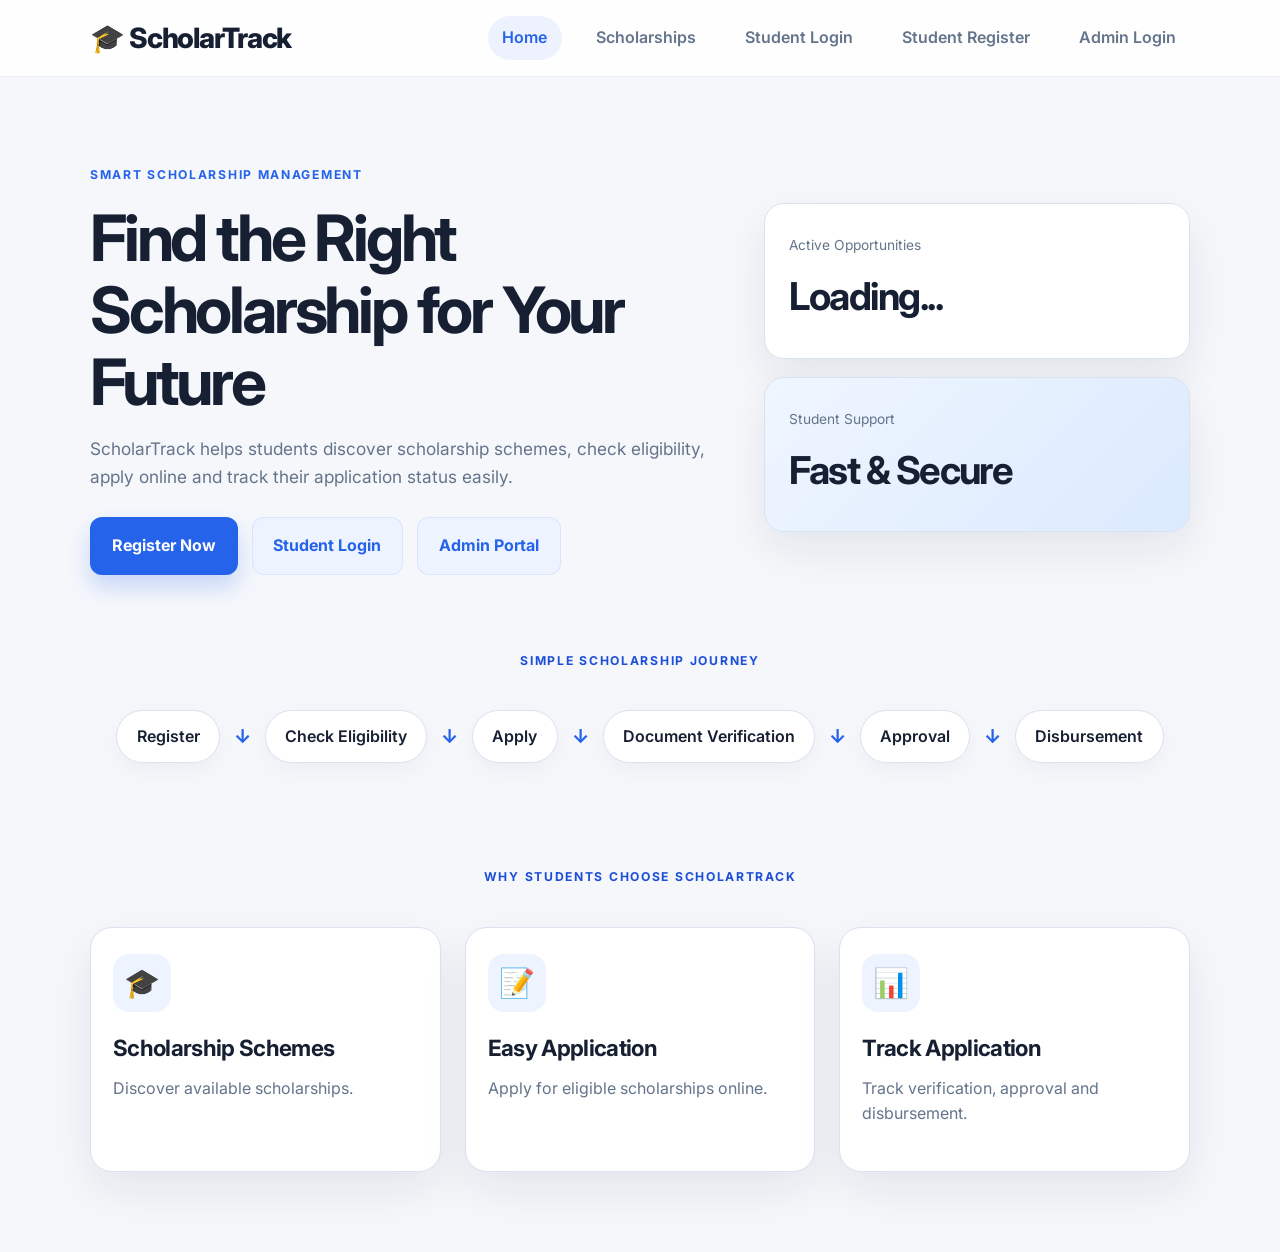
<file: src/main/resources/static/index.html>
<!DOCTYPE html>
<html lang="en">
  <head>
    <meta charset="UTF-8" />
    <meta name="viewport" content="width=device-width, initial-scale=1.0" />
    <title>ScholarTrack</title>
    <link rel="preconnect" href="https://fonts.googleapis.com" />
    <link rel="preconnect" href="https://fonts.gstatic.com" crossorigin />
    <link href="https://fonts.googleapis.com/css2?family=Inter:wght@400;500;600;700;800&display=swap" rel="stylesheet" />
    <link rel="stylesheet" href="style.css" />
  </head>
  <body>
    <header class="topbar">
      <div class="container nav-wrap">
        <a href="index.html" class="brand">🎓 ScholarTrack</a>
        <nav class="nav-links" aria-label="Main navigation">
          <a href="index.html" class="active">Home</a>
          <a href="schemes.html">Scholarships</a>
          <a href="student-login.html">Student Login</a>
          <a href="student-register.html">Student Register</a>
          <a href="admin-login.html">Admin Login</a>
        </nav>
      </div>
    </header>

    <main>
      <section class="hero">
        <div class="container hero-grid">
          <div class="hero-copy">
            <span class="eyebrow">SMART SCHOLARSHIP MANAGEMENT</span>
            <h1>Find the Right Scholarship for Your Future</h1>
            <p>
              ScholarTrack helps students discover scholarship schemes, check
              eligibility, apply online and track their application status
              easily.
            </p>
            <div class="hero-actions">
              <a href="student-register.html" class="btn btn-primary">Register Now</a>
              <a href="student-login.html" class="btn btn-secondary">Student Login</a>
              <a href="admin-login.html" class="btn btn-secondary">Admin Portal</a>
            </div>
          </div>
          <div class="hero-panel">
            <div class="mini-card">
              <span class="mini-label">Active Opportunities</span>
              <strong id="schemeCount">Loading...</strong>
            </div>
            <div class="mini-card highlight">
              <span class="mini-label">Student Support</span>
              <strong>Fast & Secure</strong>
            </div>
          </div>
        </div>
      </section>

      <section class="journey">
        <div class="container">
          <div class="section-heading center">
            <span class="eyebrow dark">Simple Scholarship Journey</span>
          </div>
          <div class="journey-flow">
            <div class="step">Register</div>
            <div class="arrow">↓</div>
            <div class="step">Check Eligibility</div>
            <div class="arrow">↓</div>
            <div class="step">Apply</div>
            <div class="arrow">↓</div>
            <div class="step">Document Verification</div>
            <div class="arrow">↓</div>
            <div class="step">Approval</div>
            <div class="arrow">↓</div>
            <div class="step">Disbursement</div>
          </div>
        </div>
      </section>

      <section class="features">
        <div class="container">
          <div class="section-heading center">
            <span class="eyebrow dark">Why Students Choose ScholarTrack</span>
          </div>
          <div class="feature-grid">
            <article class="feature-card">
              <div class="feature-icon">🎓</div>
              <h3>Scholarship Schemes</h3>
              <p>Discover available scholarships.</p>
            </article>
            <article class="feature-card">
              <div class="feature-icon">📝</div>
              <h3>Easy Application</h3>
              <p>Apply for eligible scholarships online.</p>
            </article>
            <article class="feature-card">
              <div class="feature-icon">📊</div>
              <h3>Track Application</h3>
              <p>Track verification, approval and disbursement.</p>
            </article>
          </div>
        </div>
      </section>
    </main>

    <script src="script.js"></script>
  </body>
</html>
</file>
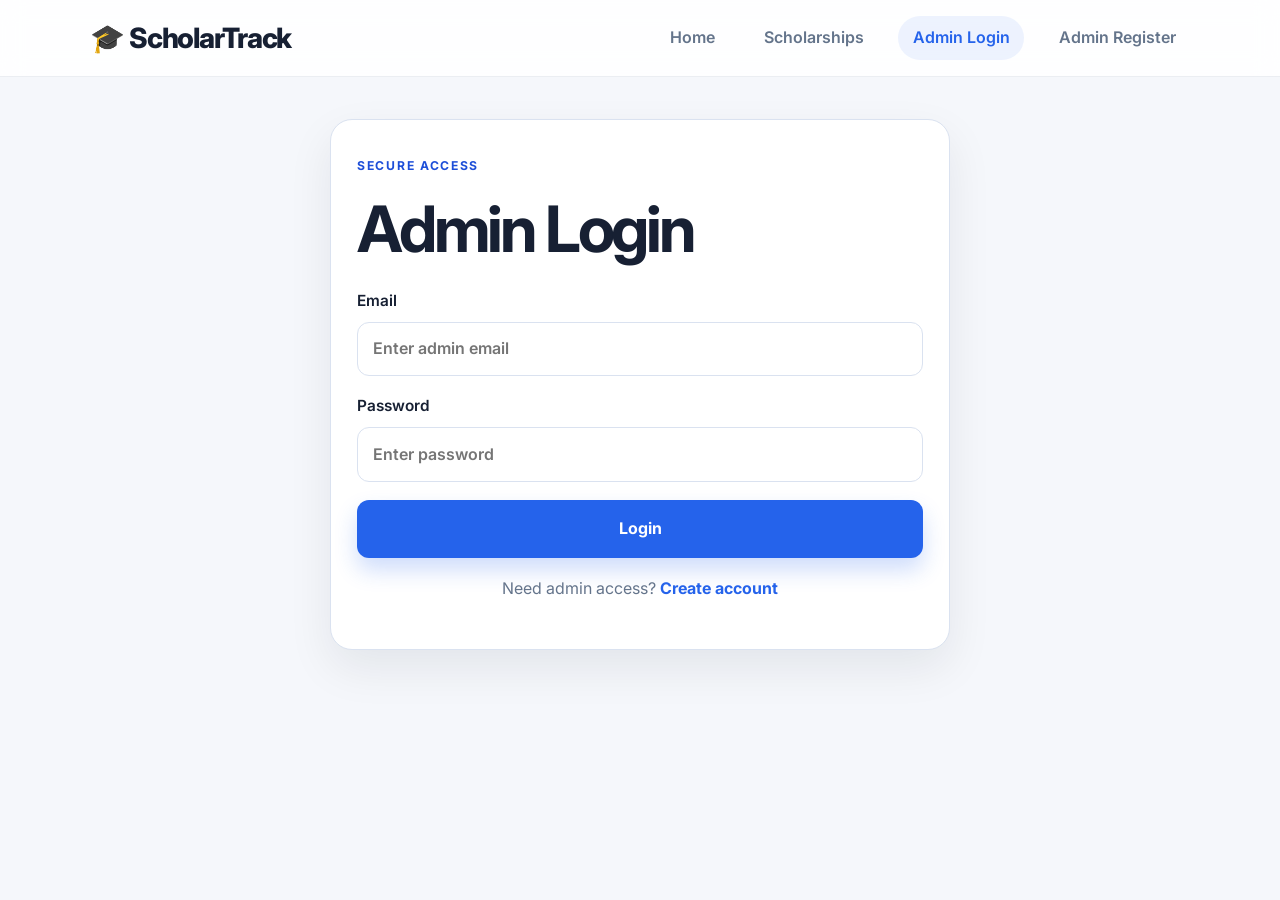
<file: src/main/resources/static/add-scholarship.html>
<!DOCTYPE html>
<html lang="en">
  <head>
    <meta charset="UTF-8" />
    <meta name="viewport" content="width=device-width, initial-scale=1.0" />
    <title>Add Scholarship - ScholarTrack</title>
    <link rel="preconnect" href="https://fonts.googleapis.com" />
    <link rel="preconnect" href="https://fonts.gstatic.com" crossorigin />
    <link href="https://fonts.googleapis.com/css2?family=Inter:wght@400;500;600;700;800&display=swap" rel="stylesheet" />
    <link rel="stylesheet" href="style.css" />
  </head>
  <body>
    <header class="topbar">
      <div class="container nav-wrap">
        <a href="index.html" class="brand">🎓 ScholarTrack</a>
        <nav class="nav-links" aria-label="Main navigation">
          <a href="index.html">Home</a>
          <a href="schemes.html">Scholarships</a>
          <a href="verification-admin.html">Verification</a>
          <a href="add-scholarship.html" class="active">Add Scholarship</a>
          <button class="nav-logout" id="logoutButton" type="button">Logout</button>
        </nav>
      </div>
    </header>

    <main class="page-content admin-form-page">
      <div class="admin-form-shell">
        <h1>Add Scholarship</h1>
        <p class="section-description">Create a new scholarship scheme for new student applications.</p>

        <form id="scholarshipForm" class="scholarship-form">
          <div class="form-row two-col">
            <div class="form-group">
              <label for="schemeName">SCHOLARSHIP NAME</label>
              <div class="input-with-icon">
                <span class="input-icon">✎</span>
                <input type="text" id="schemeName" placeholder="Enter scholarship name" required />
              </div>
            </div>

            <div class="form-group">
              <label for="scholarshipAmount">SCHOLARSHIP AMOUNT (₹)</label>
              <input type="number" id="scholarshipAmount" min="0" step="0.01" placeholder="Enter amount" required />
            </div>
          </div>

          <div class="form-row two-col">
            <div class="form-group">
              <label for="incomeLimit">INCOME LIMIT (₹)</label>
              <input type="number" id="incomeLimit" min="0" step="0.01" placeholder="Enter income limit" required />
            </div>

            <div class="form-group">
              <label for="minimumMarks">MINIMUM MARKS</label>
              <input type="number" id="minimumMarks" min="0" max="100" step="0.01" placeholder="Enter minimum marks" required />
            </div>
          </div>

          <div class="form-group full-width">
            <label for="description">DESCRIPTION</label>
            <textarea id="description" rows="5" placeholder="Enter scholarship description"></textarea>
          </div>

          <button type="submit" class="primary-action-btn large-btn">➕ Add Scholarship</button>
        </form>

        <div id="schemeMessage" class="verification-message"></div>
      </div>
    </main>

    <script src="script.js"></script>
    <script>
      document.addEventListener('DOMContentLoaded', async () => {
        requireAdminAuth();
        attachLogout();

        const form = document.getElementById('scholarshipForm');
        const schemeMessage = document.getElementById('schemeMessage');

        form.addEventListener('submit', async (event) => {
          event.preventDefault();

          const payload = {
            schemeName: document.getElementById('schemeName').value.trim(),
            description: document.getElementById('description').value.trim(),
            incomeLimit: Number(document.getElementById('incomeLimit').value),
            minimumMarks: Number(document.getElementById('minimumMarks').value),
            scholarshipAmount: Number(document.getElementById('scholarshipAmount').value)
          };

          if (!payload.schemeName || !payload.description || Number.isNaN(payload.incomeLimit) || Number.isNaN(payload.minimumMarks) || Number.isNaN(payload.scholarshipAmount)) {
            showMessage(schemeMessage, 'Please fill all scholarship fields correctly.', 'error');
            return;
          }

          try {
            const response = await fetch('/schemes', {
              method: 'POST',
              headers: { 'Content-Type': 'application/json' },
              body: JSON.stringify(payload)
            });

            let result = {};
            try {
              result = await response.json();
            } catch (error) {
              result = {};
            }

            if (!response.ok) {
              throw new Error(result.message || 'Scholarship could not be added.');
            }

            form.reset();
            showMessage(schemeMessage, 'Scholarship added successfully.', 'success');
          } catch (error) {
            showMessage(schemeMessage, error.message || 'Scholarship could not be added.', 'error');
          }
        });
      });
    </script>
  </body>
</html>
</file>
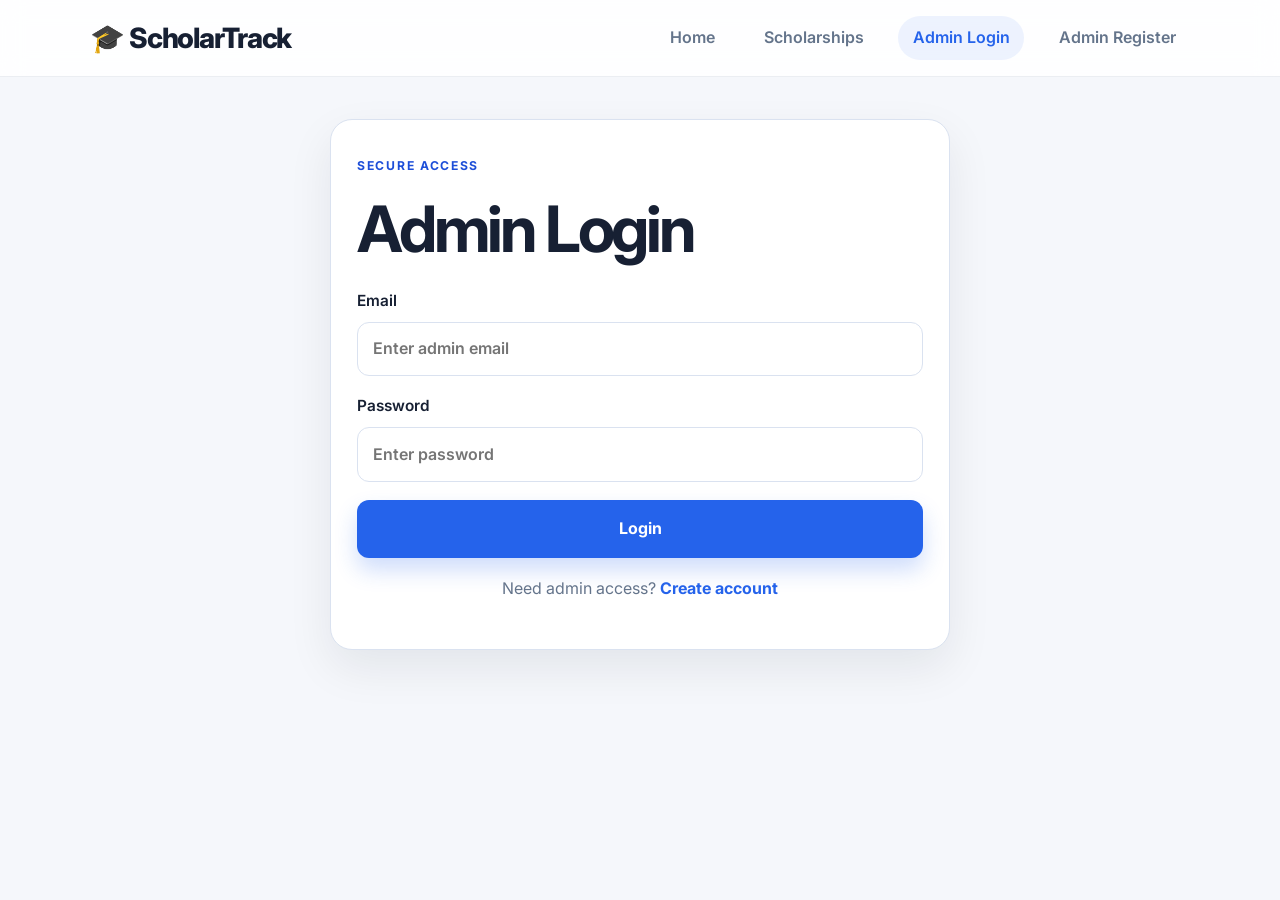
<file: src/main/resources/static/admin-login.html>
<!DOCTYPE html>
<html lang="en">
  <head>
    <meta charset="UTF-8" />
    <meta name="viewport" content="width=device-width, initial-scale=1.0" />
    <title>Admin Login | ScholarTrack</title>
    <link rel="preconnect" href="https://fonts.googleapis.com" />
    <link rel="preconnect" href="https://fonts.gstatic.com" crossorigin />
    <link href="https://fonts.googleapis.com/css2?family=Inter:wght@400;500;600;700;800&display=swap" rel="stylesheet" />
    <link rel="stylesheet" href="style.css" />
  </head>
  <body>
    <header class="topbar">
      <div class="container nav-wrap">
        <a href="index.html" class="brand">🎓 ScholarTrack</a>
        <nav class="nav-links" aria-label="Main navigation">
          <a href="index.html">Home</a>
          <a href="schemes.html">Scholarships</a>
          <a href="admin-login.html" class="active">Admin Login</a>
          <a href="admin-register.html">Admin Register</a>
        </nav>
      </div>
    </header>

    <main class="auth-page">
      <div class="container auth-shell">
        <div class="auth-card">
          <div class="auth-header">
            <span class="eyebrow dark">Secure access</span>
            <h1>Admin Login</h1>
          </div>

          <form id="adminLoginForm" class="auth-form">
            <label>
              <span>Email</span>
              <input type="email" id="adminEmail" placeholder="Enter admin email" required />
            </label>

            <label>
              <span>Password</span>
              <input type="password" id="adminPassword" placeholder="Enter password" required />
            </label>

            <button type="submit" class="btn btn-primary btn-block">Login</button>
          </form>

          <div id="adminLoginMessage" class="status-box hidden" aria-live="polite"></div>

          <p class="auth-prompt">
            Need admin access? <a href="admin-register.html">Create account</a>
          </p>
        </div>
      </div>
    </main>

    <script src="script.js"></script>
    <script>
      document.addEventListener('DOMContentLoaded', () => {
        const form = document.getElementById('adminLoginForm');
        const messageBox = document.getElementById('adminLoginMessage');

        form.addEventListener('submit', async (event) => {
          event.preventDefault();
          const email = document.getElementById('adminEmail').value.trim();
          const password = document.getElementById('adminPassword').value;

          if (!email || !password) {
            showMessage(messageBox, 'Please enter both email and password.', 'error');
            return;
          }

          try {
            showMessage(messageBox, 'Checking admin credentials...', 'loading');
            const admin = await apiRequest('/admins/login', {
              method: 'POST',
              headers: { 'Content-Type': 'application/json' },
              body: JSON.stringify({ email, password })
            });

            localStorage.setItem('adminId', String(admin.id));
            localStorage.setItem('adminName', admin.name || '');
            localStorage.setItem('adminEmail', admin.email || '');

            showMessage(messageBox, 'Login successful. Redirecting...', 'success');
            setTimeout(() => {
              window.location.href = 'verification-admin.html';
            }, 600);
          } catch (error) {
            showMessage(messageBox, error.message || 'Unable to login right now.', 'error');
          }
        });
      });
    </script>
  </body>
</html>
</file>
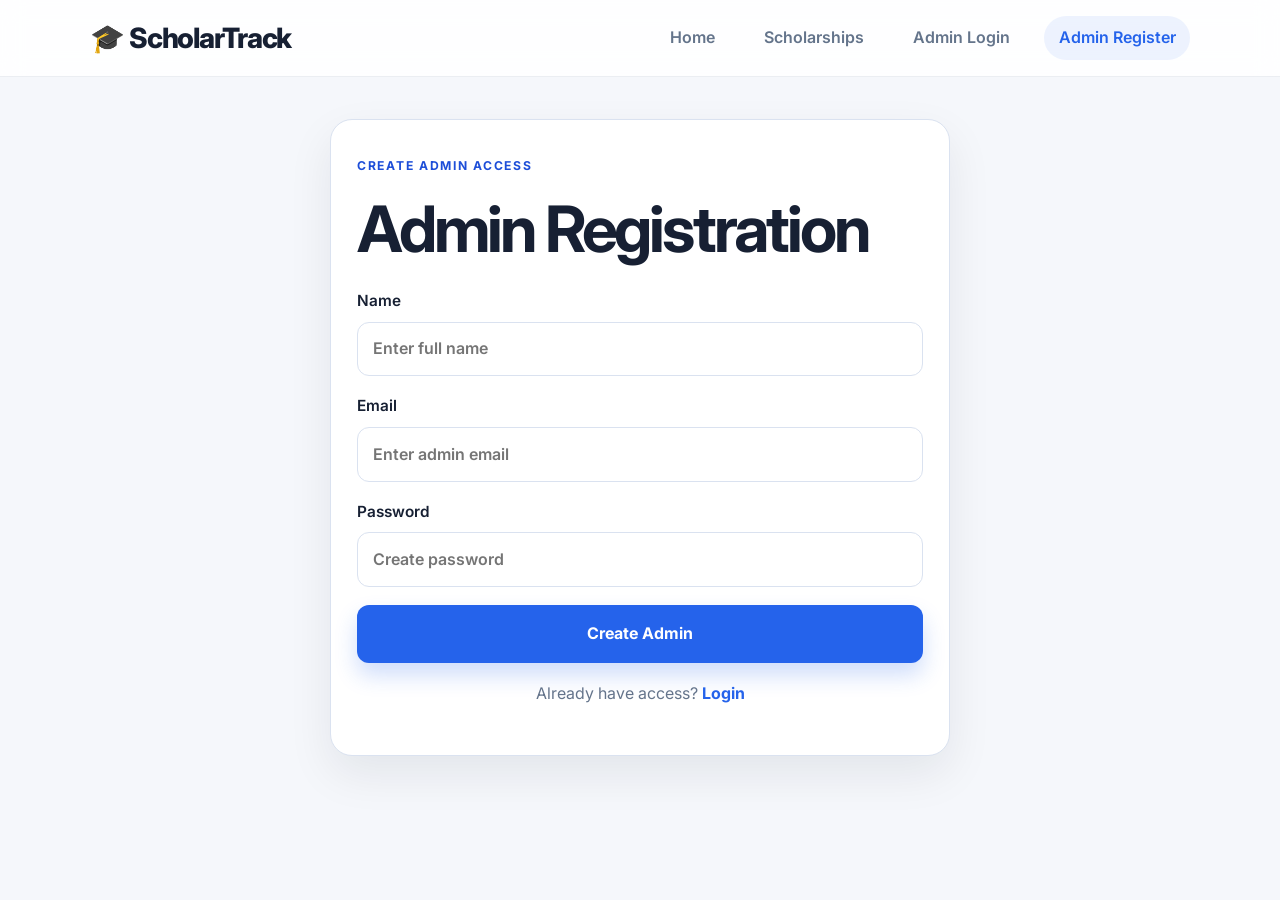
<file: src/main/resources/static/admin-register.html>
<!DOCTYPE html>
<html lang="en">
  <head>
    <meta charset="UTF-8" />
    <meta name="viewport" content="width=device-width, initial-scale=1.0" />
    <title>Admin Register | ScholarTrack</title>
    <link rel="preconnect" href="https://fonts.googleapis.com" />
    <link rel="preconnect" href="https://fonts.gstatic.com" crossorigin />
    <link href="https://fonts.googleapis.com/css2?family=Inter:wght@400;500;600;700;800&display=swap" rel="stylesheet" />
    <link rel="stylesheet" href="style.css" />
  </head>
  <body>
    <header class="topbar">
      <div class="container nav-wrap">
        <a href="index.html" class="brand">🎓 ScholarTrack</a>
        <nav class="nav-links" aria-label="Main navigation">
          <a href="index.html">Home</a>
          <a href="schemes.html">Scholarships</a>
          <a href="admin-login.html">Admin Login</a>
          <a href="admin-register.html" class="active">Admin Register</a>
        </nav>
      </div>
    </header>

    <main class="auth-page">
      <div class="container auth-shell">
        <div class="auth-card">
          <div class="auth-header">
            <span class="eyebrow dark">Create admin access</span>
            <h1>Admin Registration</h1>
          </div>

          <form id="adminRegisterForm" class="auth-form">
            <label>
              <span>Name</span>
              <input type="text" id="adminName" placeholder="Enter full name" required />
            </label>

            <label>
              <span>Email</span>
              <input type="email" id="adminEmail" placeholder="Enter admin email" required />
            </label>

            <label>
              <span>Password</span>
              <input type="password" id="adminPassword" placeholder="Create password" required />
            </label>

            <button type="submit" class="btn btn-primary btn-block">Create Admin</button>
          </form>

          <div id="adminRegisterMessage" class="status-box hidden" aria-live="polite"></div>

          <p class="auth-prompt">
            Already have access? <a href="admin-login.html">Login</a>
          </p>
        </div>
      </div>
    </main>

    <script src="script.js"></script>
    <script>
      document.addEventListener('DOMContentLoaded', () => {
        const form = document.getElementById('adminRegisterForm');
        const messageBox = document.getElementById('adminRegisterMessage');

        form.addEventListener('submit', async (event) => {
          event.preventDefault();

          const payload = {
            name: document.getElementById('adminName').value.trim(),
            email: document.getElementById('adminEmail').value.trim(),
            password: document.getElementById('adminPassword').value
          };

          if (!payload.name || !payload.email || !payload.password) {
            showMessage(messageBox, 'Please fill in all admin fields.', 'error');
            return;
          }

          try {
            showMessage(messageBox, 'Creating admin account...', 'loading');
            const result = await apiRequest('/admins', {
              method: 'POST',
              headers: { 'Content-Type': 'application/json' },
              body: JSON.stringify(payload)
            });

            showMessage(messageBox, `Admin created successfully!<br>Admin ID: ${result && result.id ? result.id : 'N/A'}`, 'success');
            form.reset();
            setTimeout(() => {
              window.location.href = 'admin-login.html';
            }, 1200);
          } catch (error) {
            showMessage(messageBox, error.message || 'Unable to create admin right now.', 'error');
          }
        });
      });
    </script>
  </body>
</html>
</file>
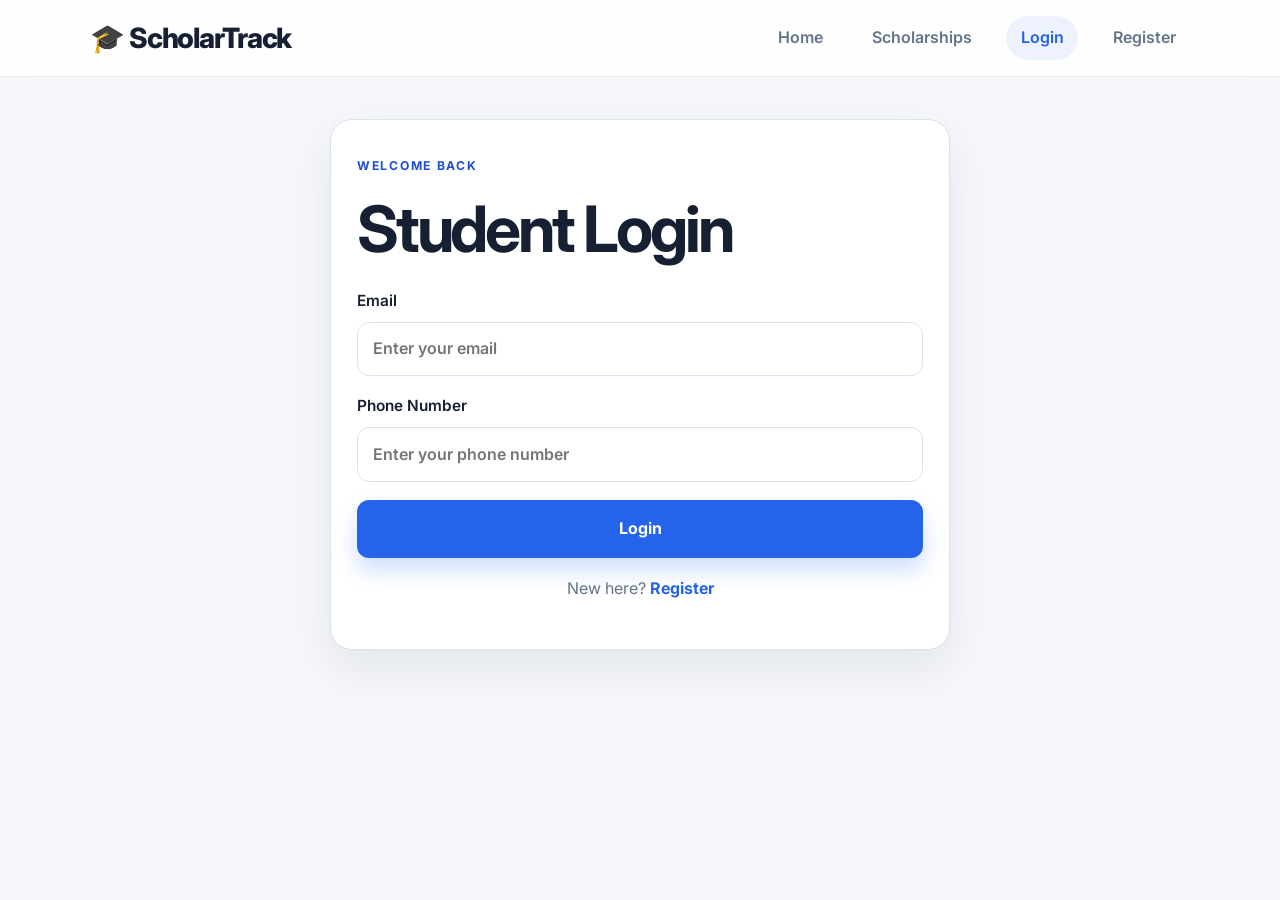
<file: src/main/resources/static/apply-scholarship.html>
<!DOCTYPE html>
<html lang="en">
  <head>
    <meta charset="UTF-8" />
    <meta name="viewport" content="width=device-width, initial-scale=1.0" />
    <title>Apply for Scholarship | ScholarTrack</title>
    <link rel="preconnect" href="https://fonts.googleapis.com" />
    <link rel="preconnect" href="https://fonts.gstatic.com" crossorigin />
    <link href="https://fonts.googleapis.com/css2?family=Inter:wght@400;500;600;700;800&display=swap" rel="stylesheet" />
    <link rel="stylesheet" href="style.css" />
  </head>
  <body>
    <header class="topbar">
      <div class="container nav-wrap">
        <a href="index.html" class="brand">🎓 ScholarTrack</a>
        <nav class="nav-links" aria-label="Main navigation">
          <a href="index.html">Home</a>
          <a href="schemes.html">Scholarships</a>
          <a href="student-dashboard.html">Dashboard</a>
          <button class="nav-logout" id="logoutButton" type="button">Logout</button>
        </nav>
      </div>
    </header>

    <main class="page-content">
      <div class="container">
        <section class="page-header scholarship-header">
          <span class="eyebrow dark">STUDENT PORTAL</span>
          <h1>Apply for Scholarship</h1>
          <p>Enter your academic and financial details to check your scholarship eligibility.</p>
        </section>

        <div class="form-layout">
          <div class="panel scholarship-panel">
            <div id="applicationMessage" class="status-box hidden"></div>

            <form id="scholarshipApplicationForm" novalidate>
              <section class="form-section">
                <h2>Student Details</h2>
                <div class="field-grid">
                  <div class="field-group">
                    <label for="studentName">Student Name</label>
                    <input id="studentName" name="studentName" type="text" readonly />
                  </div>
                  <div class="field-group">
                    <label for="studentId">Student ID</label>
                    <input id="studentId" name="studentId" type="text" readonly />
                  </div>
                </div>
              </section>

              <section class="form-section">
                <h2>Scholarship Details</h2>
                <div class="field-group">
                  <label for="scholarshipScheme">Scholarship Scheme</label>
                  <select id="scholarshipScheme" name="scholarshipScheme" required>
                    <option value="">Select a scholarship</option>
                  </select>
                  <div id="scholarshipError" class="inline-error hidden">Unable to load scholarships right now.</div>
                </div>
              </section>

              <section class="form-section">
                <h2>Academic &amp; Financial Details</h2>
                <div class="field-grid">
                  <div class="field-group">
                    <label for="marks">Marks / Percentage</label>
                    <input id="marks" name="marks" type="number" min="0" max="100" step="0.01" placeholder="e.g. 89.5" required />
                  </div>
                  <div class="field-group">
                    <label for="annualIncome">Annual Family Income (₹)</label>
                    <input id="annualIncome" name="annualIncome" type="number" min="0" step="0.01" placeholder="e.g. 450000" required />
                    <small class="helper-text">Enter your total family income for one year.</small>
                  </div>
                </div>
              </section>

              <section class="form-section">
                <h2>Documents</h2>
                <div class="upload-grid">
                  <div class="upload-card">
                    <div class="upload-header">
                      <div class="upload-icon">📄</div>
                      <div>
                        <h3>Mark Sheet</h3>
                        <p>Latest academic mark sheet</p>
                      </div>
                    </div>
                    <label class="file-trigger" for="markSheet">Choose File</label>
                    <input id="markSheet" class="file-input" type="file" accept=".pdf,.jpg,.jpeg,.png" />
                    <span class="file-name" data-for="markSheet">No file selected</span>
                  </div>

                  <div class="upload-card">
                    <div class="upload-header">
                      <div class="upload-icon">💰</div>
                      <div>
                        <h3>Income Certificate</h3>
                        <p>Official income proof</p>
                      </div>
                    </div>
                    <label class="file-trigger" for="incomeCertificate">Choose File</label>
                    <input id="incomeCertificate" class="file-input" type="file" accept=".pdf,.jpg,.jpeg,.png" />
                    <span class="file-name" data-for="incomeCertificate">No file selected</span>
                  </div>

                  <div class="upload-card">
                    <div class="upload-header">
                      <div class="upload-icon">🪪</div>
                      <div>
                        <h3>ID Proof</h3>
                        <p>Government-issued identity document</p>
                      </div>
                    </div>
                    <label class="file-trigger" for="idProof">Choose File</label>
                    <input id="idProof" class="file-input" type="file" accept=".pdf,.jpg,.jpeg,.png" />
                    <span class="file-name" data-for="idProof">No file selected</span>
                  </div>

                  <div class="upload-card">
                    <div class="upload-header">
                      <div class="upload-icon">🏦</div>
                      <div>
                        <h3>Bank Passbook</h3>
                        <p>Latest bank account passbook page</p>
                      </div>
                    </div>
                    <label class="file-trigger" for="bankPassbook">Choose File</label>
                    <input id="bankPassbook" class="file-input" type="file" accept=".pdf,.jpg,.jpeg,.png" />
                    <span class="file-name" data-for="bankPassbook">No file selected</span>
                  </div>
                </div>
              </section>

              <div class="submit-wrap">
                <button id="submitApplicationBtn" class="btn btn-primary btn-block" type="submit">Submit Scholarship Application</button>
              </div>
            </form>

            <div id="successState" class="success-state hidden" aria-live="polite">
              <div class="success-badge">✓</div>
              <p>✓ Scholarship application submitted successfully!</p>
              <a href="student-dashboard.html" class="back-link">← Back to Dashboard</a>
            </div>
          </div>
        </div>
      </div>
    </main>

    <script src="script.js"></script>
    <script>
      document.addEventListener('DOMContentLoaded', async () => {
        requireAuth();

        const student = getCurrentStudent();
        const studentNameInput = document.getElementById('studentName');
        const studentIdInput = document.getElementById('studentId');
        const scholarshipSelect = document.getElementById('scholarshipScheme');
        const scholarshipError = document.getElementById('scholarshipError');
        const form = document.getElementById('scholarshipApplicationForm');
        const applicationMessage = document.getElementById('applicationMessage');
        const submitButton = document.getElementById('submitApplicationBtn');
        const successState = document.getElementById('successState');

        if (studentNameInput) studentNameInput.value = student.name || '';
        if (studentIdInput) studentIdInput.value = student.studentId || '';

        document.querySelectorAll('.file-input').forEach((input) => {
          input.addEventListener('change', () => {
            const fileName = input.files && input.files[0] ? input.files[0].name : 'No file selected';
            const fileDisplay = document.querySelector(`.file-name[data-for="${input.id}"]`);
            if (fileDisplay) {
              fileDisplay.textContent = fileName;
            }
          });
        });

        async function loadScholarships() {
          if (!scholarshipSelect) return;

          scholarshipError.classList.add('hidden');
          scholarshipSelect.disabled = true;
          scholarshipSelect.innerHTML = '<option value="">Loading scholarships...</option>';

          const endpoints = ['/schemes'];
          let lastError = null;

          for (const endpoint of endpoints) {
            try {
              const schemes = await apiRequest(endpoint);
              const list = Array.isArray(schemes) ? schemes : [];

              if (list.length === 0) {
                scholarshipSelect.disabled = true;
                scholarshipSelect.innerHTML = '<option value="">No scholarships available</option>';
                scholarshipError.textContent = 'No scholarship schemes are available yet. Please ask the admin to add a scholarship first.';
                scholarshipError.classList.remove('hidden');
                return;
              }

              scholarshipSelect.disabled = false;
              scholarshipSelect.innerHTML = '<option value="">Select a scholarship</option>' + list.map((scheme) => `
                <option value="${scheme.id}">${escapeHtml(scheme.schemeName || 'Scholarship')}</option>
              `).join('');

              const params = new URLSearchParams(window.location.search);
              const selectedSchemeId = params.get('schemeId');
              if (selectedSchemeId) {
                const preselectedOption = Array.from(scholarshipSelect.options).find((option) => option.value === String(selectedSchemeId));
                if (preselectedOption) {
                  scholarshipSelect.value = String(selectedSchemeId);
                }
              }

              return;
            } catch (error) {
              lastError = error;
            }
          }

          scholarshipSelect.disabled = true;
          scholarshipSelect.innerHTML = '<option value="">No scholarships available</option>';
          scholarshipError.textContent = lastError
            ? 'Unable to load scholarship schemes. Please try again later.'
            : 'No scholarship schemes are available yet. Please ask the admin to add a scholarship first.';
          scholarshipError.classList.remove('hidden');
        }

        function setInlineMessage(text, type) {
          if (!applicationMessage) return;
          showMessage(applicationMessage, text, type);
        }

        function validateForm() {
          const studentIdValue = String(student.studentId || document.getElementById('studentId').value || '').trim();
          const schemeId = scholarshipSelect.value;
          const marksValue = document.getElementById('marks').value.trim();
          const annualIncomeValue = document.getElementById('annualIncome').value.trim();
          const uploadedFiles = document.querySelectorAll('.file-input');
          const allFilesSelected = Array.from(uploadedFiles).every((input) => input.files && input.files.length > 0);

          if (!studentIdValue) {
            return 'Student ID is missing. Please log in again.';
          }

          if (!schemeId) {
            return 'Please select a scholarship scheme.';
          }

          if (!marksValue || Number(marksValue) < 0 || Number(marksValue) > 100) {
            return 'Please enter valid marks between 0 and 100.';
          }

          if (!annualIncomeValue || Number(annualIncomeValue) < 0) {
            return 'Please enter your annual family income.';
          }

          if (!allFilesSelected) {
            return 'Please upload all four required documents.';
          }

          return null;
        }

        if (form) {
          form.addEventListener('submit', async (event) => {
            event.preventDefault();

            const validationError = validateForm();
            if (validationError) {
              setInlineMessage(validationError, 'error');
              return;
            }

            const studentId = Number(student.studentId || document.getElementById('studentId').value);
            const scholarshipId = Number(scholarshipSelect.value);
            const marks = Number(document.getElementById('marks').value);
            const annualIncome = Number(document.getElementById('annualIncome').value);

            const payload = {
              studentId,
              scholarshipId,
              marks,
              annualIncome
            };

            submitButton.disabled = true;
            submitButton.textContent = 'Submitting...';
            setInlineMessage('Submitting your scholarship application...', 'loading');

            try {
              const params = new URLSearchParams({
                studentId: String(studentId),
                schemeId: String(scholarshipId),
                marks: String(marks),
                annualIncome: String(annualIncome),
                document: 'application-submitted'
              });

              const response = await fetch('/applications', {
                method: 'POST',
                headers: {
                  'Content-Type': 'application/x-www-form-urlencoded;charset=UTF-8'
                },
                body: params.toString()
              });

              let result = null;
              try {
                result = await response.json();
              } catch (error) {
                result = null;
              }

              if (!response.ok) {
                const errorText = result && (result.message || result.error)
                  ? result.message || result.error
                  : 'Unable to submit scholarship application.';
                throw new Error(errorText);
              }

              const applicationId = result && (result.id || result.applicationId || result.application?.id);

              if (!applicationId) {
                throw new Error('Application created but ID was not returned.');
              }

              localStorage.setItem('applicationId', String(applicationId));

              setInlineMessage('✓ Scholarship application submitted successfully!', 'success');
              successState.classList.remove('hidden');
              submitButton.disabled = true;
              submitButton.textContent = 'Application Submitted ✓';
              submitButton.classList.add('btn-success');
            } catch (error) {
              submitButton.disabled = false;
              submitButton.textContent = 'Submit Scholarship Application';
              const message = error && error.message ? error.message : 'Unable to submit the scholarship application. Please try again.';
              setInlineMessage(message, 'error');
            }
          });
        }

        await loadScholarships();
      });
    </script>
  </body>
</html>
</file>
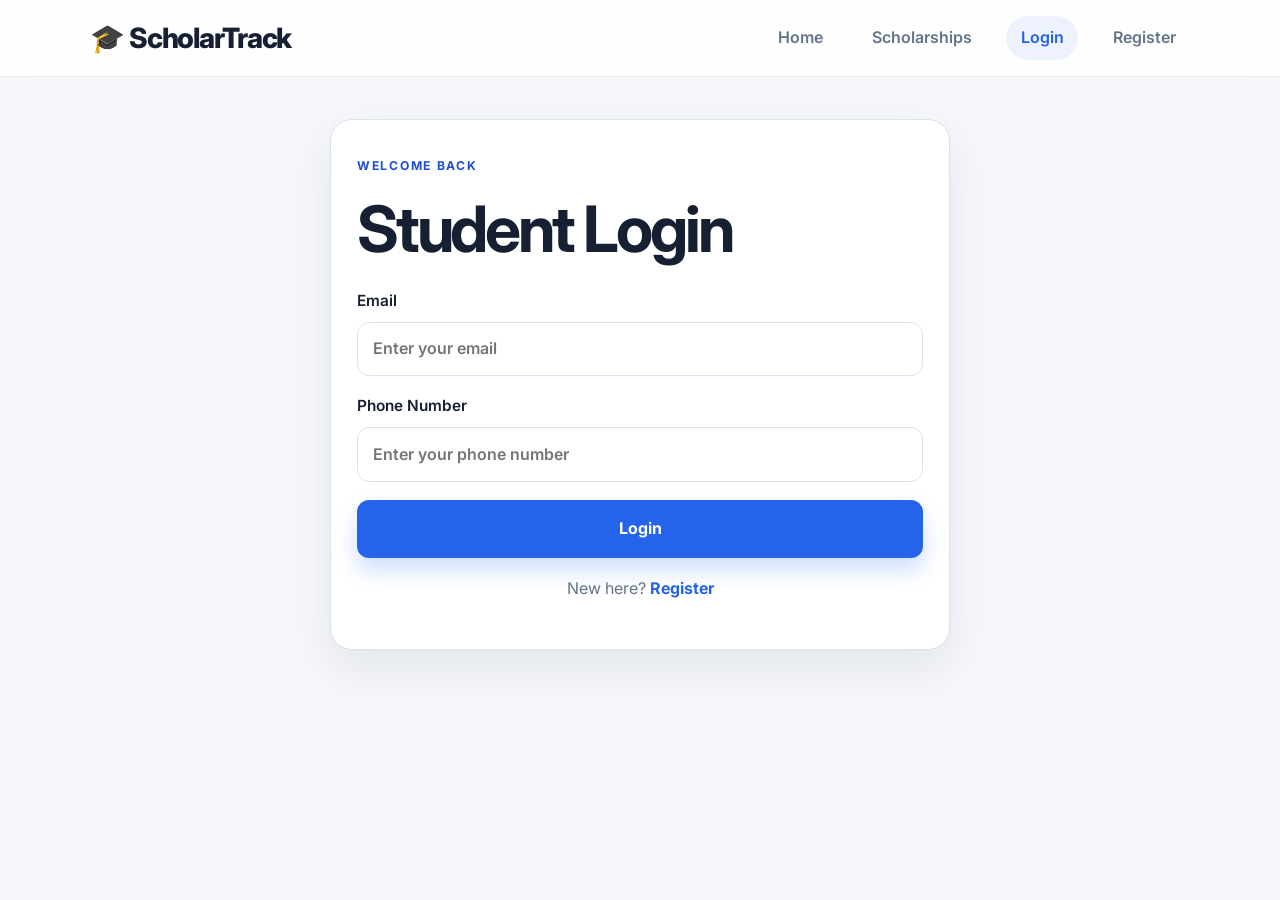
<file: src/main/resources/static/profile.html>
<!DOCTYPE html>
<html lang="en">
  <head>
    <meta charset="UTF-8" />
    <meta name="viewport" content="width=device-width, initial-scale=1.0" />
    <title>Profile | ScholarTrack</title>
    <link rel="preconnect" href="https://fonts.googleapis.com" />
    <link rel="preconnect" href="https://fonts.gstatic.com" crossorigin />
    <link href="https://fonts.googleapis.com/css2?family=Inter:wght@400;500;600;700;800&display=swap" rel="stylesheet" />
    <link rel="stylesheet" href="style.css" />
  </head>
  <body>
    <header class="topbar">
      <div class="container nav-wrap">
        <a href="index.html" class="brand">🎓 ScholarTrack</a>
        <nav class="nav-links" aria-label="Main navigation">
          <a href="index.html">Home</a>
          <a href="schemes.html">Scholarships</a>
          <a href="student-dashboard.html">Dashboard</a>
          <a href="status.html">My Status</a>
          <button class="nav-logout" id="logoutButton" type="button">Logout</button>
        </nav>
      </div>
    </header>

    <main class="page-content">
      <div class="container">
        <section class="page-header">
          <span class="eyebrow dark">Profile</span>
          <h1>Student Profile</h1>
        </section>

        <div class="profile-panel">
          <div class="profile-avatar">👤</div>
          <div class="profile-body">
            <div class="info-grid two-col">
              <div>
                <label>Name</label>
                <p id="studentName">--</p>
              </div>
              <div>
                <label>Student ID</label>
                <p id="studentId">--</p>
              </div>
              <div>
                <label>Email</label>
                <p id="studentEmail">--</p>
              </div>
              <div>
                <label>Phone</label>
                <p id="studentPhone">--</p>
              </div>
              <div>
                <label>Marks</label>
                <p id="studentMarks">--</p>
              </div>
              <div>
                <label>Annual Income</label>
                <p id="studentAnnualIncome">--</p>
              </div>
            </div>
          </div>
        </div>
      </div>
    </main>

    <script src="script.js"></script>
    <script>
      document.addEventListener('DOMContentLoaded', async () => {
        requireAuth();
        const studentId = localStorage.getItem('studentId');

        const student = await fetchStudentById(studentId);
        document.getElementById('studentName').textContent = student.name || '--';
        document.getElementById('studentId').textContent = student.id || '--';
        document.getElementById('studentEmail').textContent = student.email || '--';
        document.getElementById('studentPhone').textContent = student.phone || '--';
        document.getElementById('studentMarks').textContent = student.marks ?? '--';
        document.getElementById('studentAnnualIncome').textContent = student.annualIncome ?? '--';
      });
    </script>
  </body>
</html>
</file>
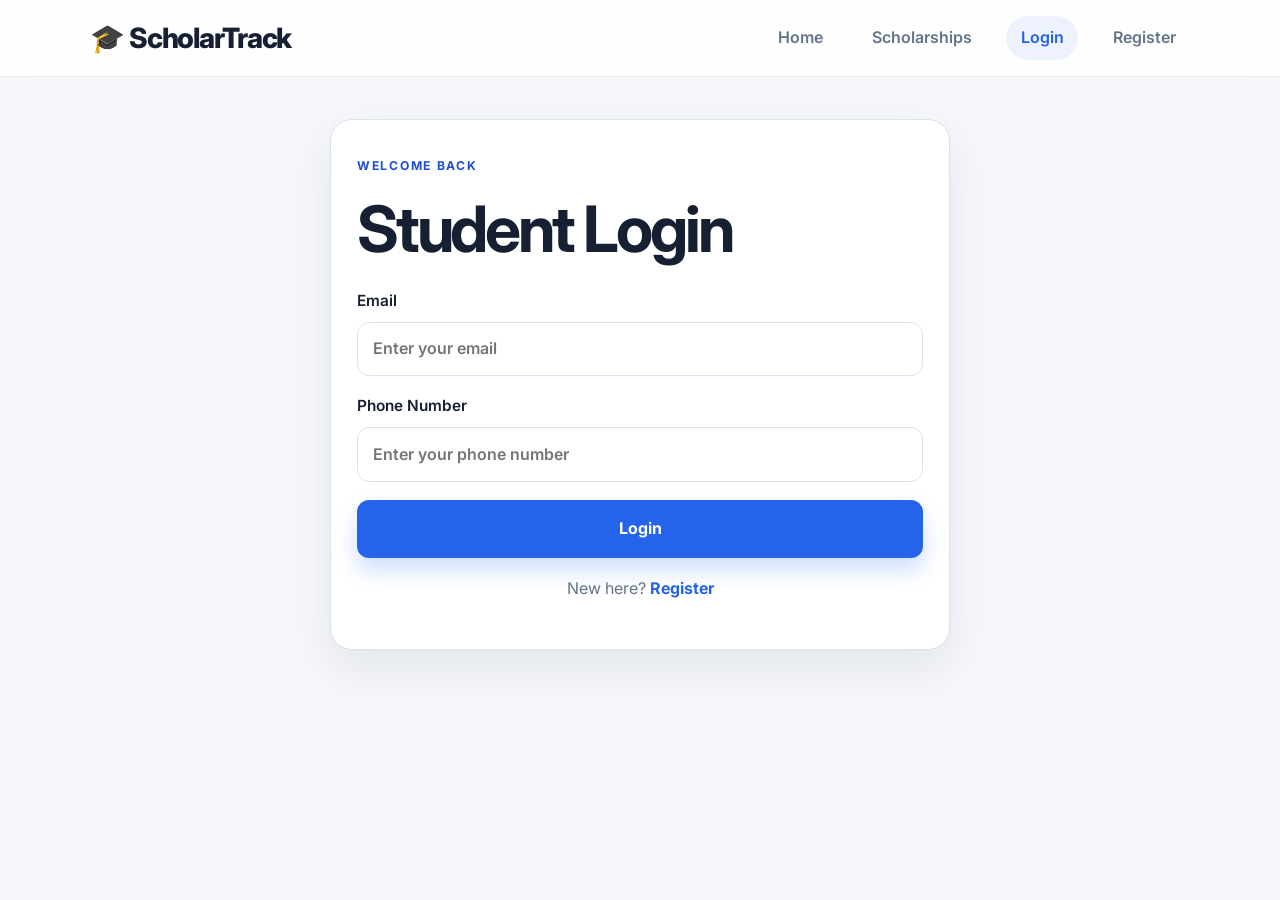
<file: src/main/resources/static/status.html>
<!DOCTYPE html>
<html lang="en">
  <head>
    <meta charset="UTF-8" />
    <meta name="viewport" content="width=device-width, initial-scale=1.0" />
    <title>Application Status | ScholarTrack</title>
    <link rel="preconnect" href="https://fonts.googleapis.com" />
    <link rel="preconnect" href="https://fonts.gstatic.com" crossorigin />
    <link href="https://fonts.googleapis.com/css2?family=Inter:wght@400;500;600;700;800&display=swap" rel="stylesheet" />
    <link rel="stylesheet" href="style.css" />
  </head>
  <body>
    <header class="topbar">
      <div class="container nav-wrap">
        <a href="index.html" class="brand">🎓 ScholarTrack</a>
        <nav class="nav-links" aria-label="Main navigation">
          <a href="index.html">Home</a>
          <a href="schemes.html">Scholarships</a>
          <a href="student-dashboard.html">Dashboard</a>
          <a href="status.html" class="active">My Status</a>
          <button class="nav-logout" id="logoutButton" type="button">Logout</button>
        </nav>
      </div>
    </header>

    <main class="page-content">
      <div class="container">
        <section class="page-header">
          <span class="eyebrow dark">Application tracking</span>
          <h1>Application Status</h1>
          <p>Track your scholarship application, verification and disbursement status.</p>
        </section>

        <div id="statusLoading" class="status-box info">Loading your application status...</div>
        <div id="statusError" class="status-box hidden error"></div>
        <div id="statusContent" class="hidden"></div>
      </div>
    </main>

    <script src="script.js"></script>
    <script>
      document.addEventListener('DOMContentLoaded', async () => {
        requireAuth();
        const studentId = localStorage.getItem('studentId');
        const loading = document.getElementById('statusLoading');
        const errorBox = document.getElementById('statusError');
        const content = document.getElementById('statusContent');

        try {
          loading.classList.remove('hidden');
          const applicationList = await apiRequest(`/applications/student/${studentId}`);

          if (!Array.isArray(applicationList) || applicationList.length === 0) {
            content.innerHTML = '<div class="empty-state">No applications found yet.</div>';
            content.classList.remove('hidden');
            loading.classList.add('hidden');
            return;
          }

          // Sort applications descending by ID (newest first)
          const sortedApps = [...applicationList].sort((a, b) => Number(b.id) - Number(a.id));

          // Pre-select stored application or newest application
          const savedAppId = localStorage.getItem('applicationId');
          let selectedAppId = savedAppId ? Number(savedAppId) : sortedApps[0].id;
          if (!sortedApps.some(a => Number(a.id) === selectedAppId)) {
            selectedAppId = sortedApps[0].id;
          }

          async function renderApplicationStatus(appId) {
            const app = sortedApps.find(a => Number(a.id) === Number(appId)) || sortedApps[0];
            const verification = await fetchVerificationForApplication(app.id);
            const verificationStatus = String(verification?.status || '').toUpperCase();
            const applicationStatus = String(app.applicationStatus || 'PENDING').toUpperCase();
            
            const isDocumentVerified = verificationStatus === 'APPROVED' || (verificationStatus !== 'REJECTED' && applicationStatus === 'APPROVED');
            const documentVerificationLabel = verificationStatus || 'PENDING';
            const approvalStatus = applicationStatus === 'APPROVED' ? 'APPROVED' : applicationStatus === 'REJECTED' ? 'REJECTED' : 'PENDING';
            const disbursementStatus = String(app.disbursementStatus || 'NOT_STARTED').toUpperCase();
            const submittedStatus = 'SUBMITTED';

            const dropdownHtml = sortedApps.length > 1 ? `
              <div class="form-group" style="margin-bottom: 1.5rem; max-width: 320px;">
                <label for="statusAppSelect"><strong>Select Application:</strong></label>
                <select id="statusAppSelect" class="form-control">
                  ${sortedApps.map(a => `
                    <option value="${a.id}" ${Number(a.id) === Number(app.id) ? 'selected' : ''}>
                      Application #${a.id} - ${escapeHtml(a.scheme ? a.scheme.schemeName : 'Scholarship')}
                    </option>
                  `).join('')}
                </select>
              </div>
            ` : '';

            content.innerHTML = `
              ${dropdownHtml}
              <div class="status-summary">
                <div class="summary-card">
                  <span class="pill">Application ID</span>
                  <h3>#${app.id}</h3>
                  <p><strong>Scholarship:</strong> ${escapeHtml(app.scheme ? app.scheme.schemeName : 'N/A')}</p>
                  <p><strong>Application Date:</strong> ${escapeHtml(app.applicationDate || 'N/A')}</p>
                </div>
              </div>

              <div class="timeline">
                <div class="timeline-item complete">
                  <span class="dot">✓</span>
                  <div>
                    <h4>Application Submitted</h4>
                    <p>${escapeHtml(submittedStatus)}</p>
                  </div>
                </div>

                <div class="timeline-item ${isDocumentVerified ? 'complete' : 'pending'}">
                  <span class="dot">${isDocumentVerified ? '✓' : '•'}</span>
                  <div>
                    <h4>Document Verification</h4>
                    <p>${escapeHtml(documentVerificationLabel)}</p>
                  </div>
                </div>

                <div class="timeline-item ${approvalStatus === 'APPROVED' ? 'complete' : 'pending'}">
                  <span class="dot">${approvalStatus === 'APPROVED' ? '✓' : '•'}</span>
                  <div>
                    <h4>Approval Status</h4>
                    <p>${escapeHtml(approvalStatus)}</p>
                  </div>
                </div>

                <div class="timeline-item ${disbursementStatus === 'COMPLETED' ? 'complete' : 'pending'}">
                  <span class="dot">${disbursementStatus === 'COMPLETED' ? '✓' : '•'}</span>
                  <div>
                    <h4>Disbursement Status</h4>
                    <p>${escapeHtml(disbursementStatus)}</p>
                  </div>
                </div>
              </div>
            `;

            const selectElem = document.getElementById('statusAppSelect');
            if (selectElem) {
              selectElem.addEventListener('change', (e) => {
                const newId = Number(e.target.value);
                localStorage.setItem('applicationId', String(newId));
                renderApplicationStatus(newId);
              });
            }
          }

          await renderApplicationStatus(selectedAppId);
          content.classList.remove('hidden');
          loading.classList.add('hidden');
        } catch (error) {
          loading.classList.add('hidden');
          errorBox.textContent = 'Unable to load application status. Please try again.';
          errorBox.classList.remove('hidden');
        }
      });
    </script>
  </body>
</html>
</file>
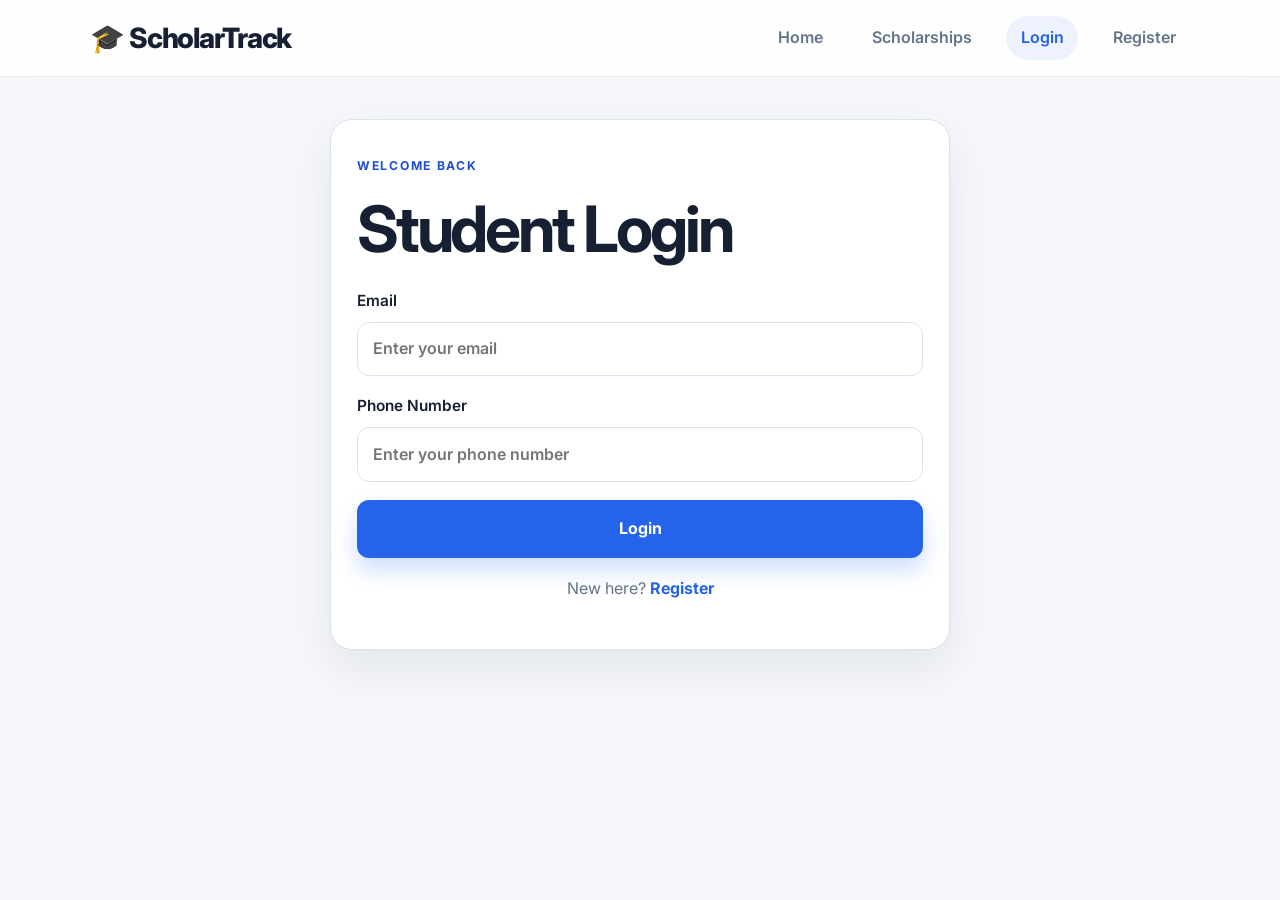
<file: src/main/resources/static/student-dashboard.html>
<!DOCTYPE html>
<html lang="en">
  <head>
    <meta charset="UTF-8" />
    <meta name="viewport" content="width=device-width, initial-scale=1.0" />
    <title>Dashboard | ScholarTrack</title>
    <link rel="preconnect" href="https://fonts.googleapis.com" />
    <link rel="preconnect" href="https://fonts.gstatic.com" crossorigin />
    <link href="https://fonts.googleapis.com/css2?family=Inter:wght@400;500;600;700;800&display=swap" rel="stylesheet" />
    <link rel="stylesheet" href="style.css" />
  </head>
  <body>
    <header class="topbar">
      <div class="container nav-wrap">
        <a href="index.html" class="brand">🎓 ScholarTrack</a>
        <nav class="nav-links" aria-label="Main navigation">
          <a href="index.html">Home</a>
          <a href="schemes.html">Scholarships</a>
          <a href="student-dashboard.html" class="active">Dashboard</a>
          <a href="status.html">My Status</a>
          <button class="nav-logout" id="logoutButton" type="button">Logout</button>
        </nav>
      </div>
    </header>

    <main class="dashboard-page">
      <div class="container">
        <section class="dashboard-header">
          <div>
            <span class="eyebrow dark">STUDENT PORTAL</span>
            <h1>Welcome, <span id="studentNameDisplay">Student</span> 👋</h1>
            <p>Manage your scholarship applications and track your progress.</p>
          </div>
        </section>

        <section class="student-profile-card">
          <div class="profile-header-row">
            <h2>Student Information</h2>
          </div>
          <div class="info-grid">
            <div>
              <label>Student Name</label>
              <p id="studentName">--</p>
            </div>
            <div>
              <label>Student ID</label>
              <p id="studentId">--</p>
            </div>
            <div>
              <label>Email</label>
              <p id="studentEmail">--</p>
            </div>
            <div>
              <label>Phone</label>
              <p id="studentPhone">--</p>
            </div>
          </div>
        </section>

        <section class="dashboard-grid">
          <article class="dashboard-card">
            <div class="card-icon">🎓</div>
            <h3>Scholarships</h3>
            <p>Explore available scholarship schemes and check your eligibility.</p>
            <a href="schemes.html" class="btn btn-primary">View Scholarships</a>
          </article>

          <article class="dashboard-card">
            <div class="card-icon">📝</div>
            <h3>Apply for Scholarship</h3>
            <p>Select an eligible scholarship scheme and submit your application.</p>
            <a href="apply-scholarship.html" class="btn btn-primary">Apply Now</a>
          </article>

          <article class="dashboard-card">
            <div class="card-icon">📊</div>
            <h3>Application Status</h3>
            <p>Track your application, verification, approval and disbursement status.</p>
            <a href="status.html" class="btn btn-primary">View Status</a>
          </article>

          <article class="dashboard-card">
            <div class="card-icon">👤</div>
            <h3>My Profile</h3>
            <p>View your registered student information.</p>
            <a href="profile.html" class="btn btn-primary">View Profile</a>
          </article>
        </section>
      </div>
    </main>

    <script src="script.js"></script>
    <script>
      document.addEventListener('DOMContentLoaded', () => {
        requireAuth();
        const student = getCurrentStudent();

        document.getElementById('studentNameDisplay').textContent = student.name || 'Student';
        document.getElementById('studentName').textContent = student.name || '--';
        document.getElementById('studentId').textContent = student.studentId || '--';
        document.getElementById('studentEmail').textContent = student.email || '--';
        document.getElementById('studentPhone').textContent = student.phone || '--';
      });
    </script>
  </body>
</html>
</file>
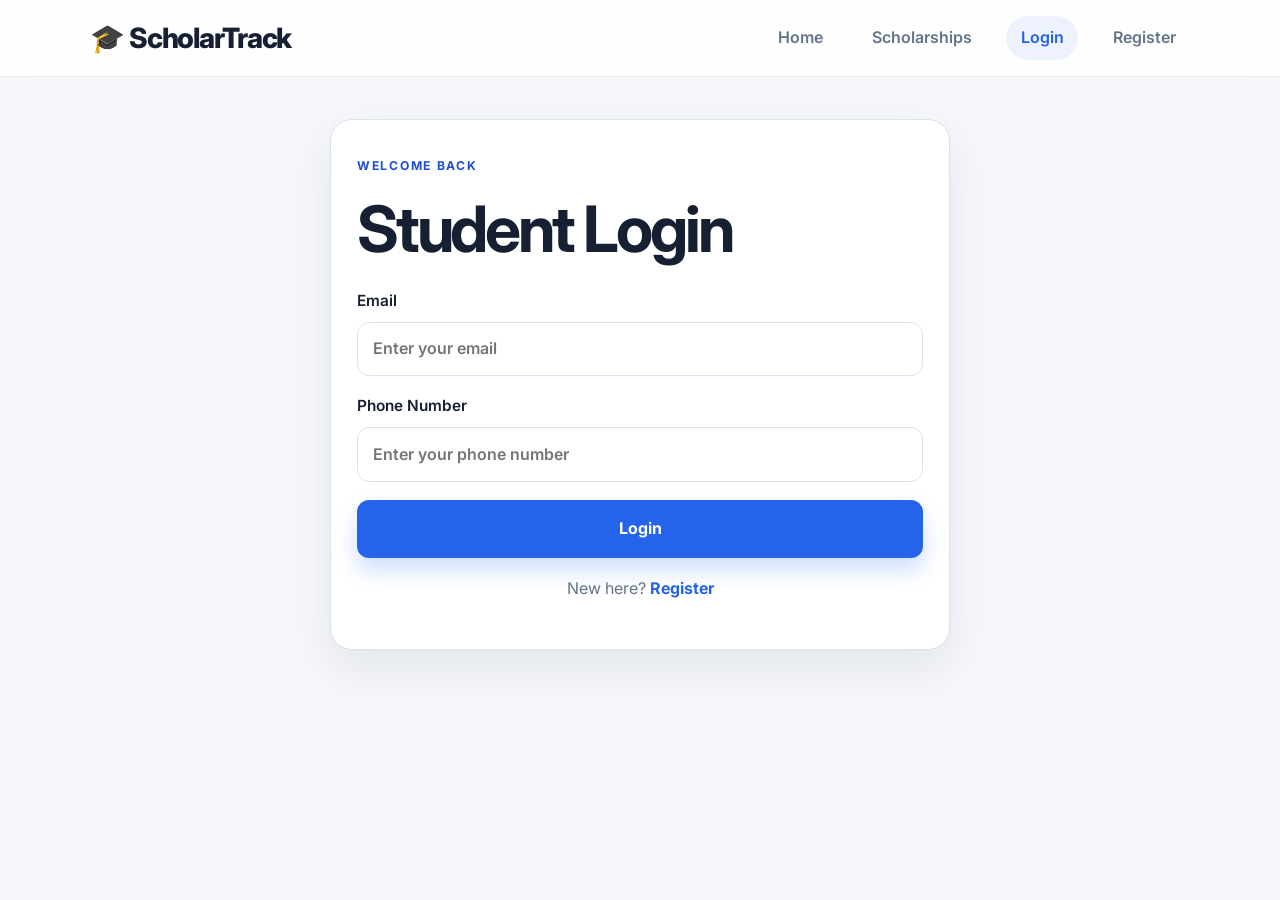
<file: src/main/resources/static/student-login.html>
<!DOCTYPE html>
<html lang="en">
  <head>
    <meta charset="UTF-8" />
    <meta name="viewport" content="width=device-width, initial-scale=1.0" />
    <title>Login | ScholarTrack</title>
    <link rel="preconnect" href="https://fonts.googleapis.com" />
    <link rel="preconnect" href="https://fonts.gstatic.com" crossorigin />
    <link href="https://fonts.googleapis.com/css2?family=Inter:wght@400;500;600;700;800&display=swap" rel="stylesheet" />
    <link rel="stylesheet" href="style.css" />
  </head>
  <body>
    <header class="topbar">
      <div class="container nav-wrap">
        <a href="index.html" class="brand">🎓 ScholarTrack</a>
        <nav class="nav-links" aria-label="Main navigation">
          <a href="index.html">Home</a>
          <a href="schemes.html">Scholarships</a>
          <a href="student-login.html" class="active">Login</a>
          <a href="student-register.html">Register</a>
        </nav>
      </div>
    </header>

    <main class="auth-page">
      <div class="container auth-shell">
        <div class="auth-card">
          <div class="auth-header">
            <span class="eyebrow dark">Welcome back</span>
            <h1>Student Login</h1>
          </div>

          <form id="loginForm" class="auth-form">
            <label>
              <span>Email</span>
              <input type="email" id="email" placeholder="Enter your email" required />
            </label>

            <label>
              <span>Phone Number</span>
              <input type="tel" id="phone" placeholder="Enter your phone number" required />
            </label>

            <button type="submit" class="btn btn-primary btn-block">Login</button>
          </form>

          <div id="loginMessage" class="status-box hidden" aria-live="polite"></div>

          <p class="auth-prompt">
            New here? <a href="student-register.html">Register</a>
          </p>
        </div>
      </div>
    </main>

    <script src="script.js"></script>
    <script>
      document.addEventListener('DOMContentLoaded', () => {
        const form = document.getElementById('loginForm');
        const messageBox = document.getElementById('loginMessage');

        form.addEventListener('submit', async (event) => {
          event.preventDefault();
          const email = document.getElementById('email').value.trim();
          const phone = document.getElementById('phone').value.trim();

          if (!email || !phone) {
            showMessage(messageBox, 'Please enter your email and phone number.', 'error');
            return;
          }

          try {
            showMessage(messageBox, 'Checking student details...', 'loading');
            const students = await apiRequest('/students');
            const matchedStudent = (students || []).find((student) => {
              return String(student.email).trim().toLowerCase() === email.toLowerCase() && String(student.phone).trim() === phone;
            });

            if (!matchedStudent) {
              showMessage(messageBox, 'Invalid email or phone number.', 'error');
              return;
            }

            localStorage.setItem('studentId', String(matchedStudent.id));
            localStorage.setItem('studentName', matchedStudent.name || '');
            localStorage.setItem('studentEmail', matchedStudent.email || '');
            localStorage.setItem('studentPhone', matchedStudent.phone || '');

            showMessage(messageBox, 'Login successful. Redirecting...', 'success');
            setTimeout(() => {
              window.location.href = 'student-dashboard.html';
            }, 600);
          } catch (error) {
            showMessage(messageBox, error.message || 'Unable to login right now.', 'error');
          }
        });
      });
    </script>
  </body>
</html>
</file>
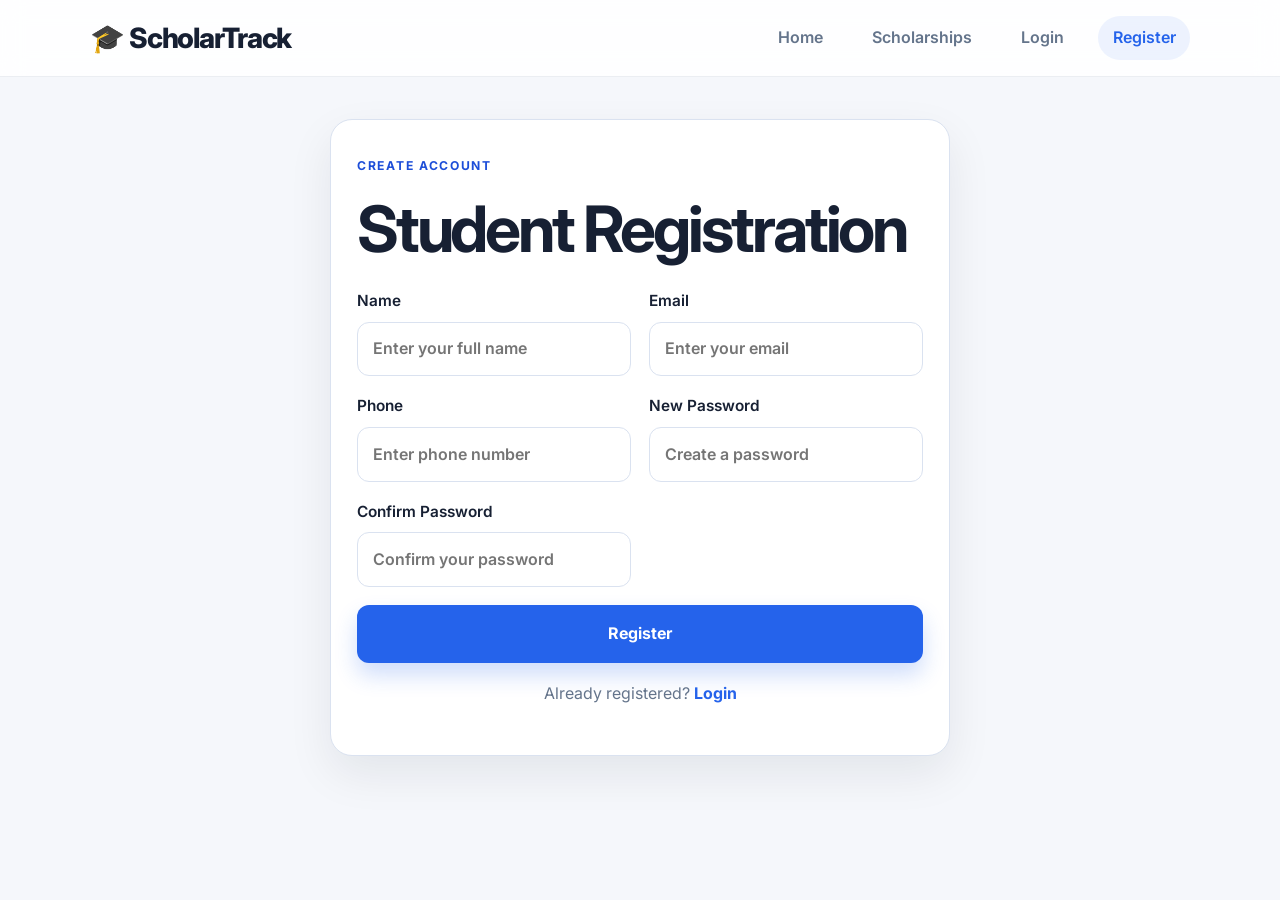
<file: src/main/resources/static/student-register.html>
<!DOCTYPE html>
<html lang="en">
<head>

  <meta charset="UTF-8" />

  <meta
          name="viewport"
          content="width=device-width, initial-scale=1.0"
  />

  <title>Register | ScholarTrack</title>

  <link rel="preconnect" href="https://fonts.googleapis.com" />
  <link
          rel="preconnect"
          href="https://fonts.gstatic.com"
          crossorigin
  />

  <link
          href="https://fonts.googleapis.com/css2?family=Inter:wght@400;500;600;700;800&display=swap"
          rel="stylesheet"
  />

  <link
          rel="stylesheet"
          href="style.css"
  />

</head>


<body>


<header class="topbar">

  <div class="container nav-wrap">

    <a
            href="index.html"
            class="brand"
    >
      🎓 ScholarTrack
    </a>


    <nav
            class="nav-links"
            aria-label="Main navigation"
    >

      <a href="index.html">
        Home
      </a>

      <a href="schemes.html">
        Scholarships
      </a>

      <a href="student-login.html">
        Login
      </a>

      <a
              href="student-register.html"
              class="active"
      >
        Register
      </a>

    </nav>

  </div>

</header>



<main class="auth-page">

  <div class="container auth-shell">

    <div class="auth-card">


      <div class="auth-header">

                <span class="eyebrow dark">
                    Create account
                </span>

        <h1>
          Student Registration
        </h1>

      </div>



      <form
              id="registerForm"
              class="auth-form"
      >


        <div class="field-grid">


          <!-- NAME -->

          <label>

                        <span>
                            Name
                        </span>

            <input
                    type="text"
                    id="name"
                    name="name"
                    placeholder="Enter your full name"
                    required
            />

          </label>



          <!-- EMAIL -->

          <label>

                        <span>
                            Email
                        </span>

            <input
                    type="email"
                    id="email"
                    name="email"
                    placeholder="Enter your email"
                    required
            />

          </label>



          <!-- PHONE -->

          <label>

                        <span>
                            Phone
                        </span>

            <input
                    type="tel"
                    id="phone"
                    name="phone"
                    placeholder="Enter phone number"
                    required
            />

          </label>



          <!-- NEW PASSWORD -->

          <label>

                        <span>
                            New Password
                        </span>

            <input
                    type="password"
                    id="password"
                    name="password"
                    placeholder="Create a password"
                    minlength="6"
                    required
            />

          </label>



          <!-- CONFIRM PASSWORD -->

          <label>

                        <span>
                            Confirm Password
                        </span>

            <input
                    type="password"
                    id="confirmPassword"
                    name="confirmPassword"
                    placeholder="Confirm your password"
                    minlength="6"
                    required
            />

          </label>


        </div>



        <button
                type="submit"
                class="btn btn-primary btn-block"
        >
          Register
        </button>


      </form>



      <div
              id="registerMessage"
              class="status-box hidden"
              aria-live="polite"
      ></div>



      <p class="auth-prompt">

        Already registered?

        <a href="student-login.html">
          Login
        </a>

      </p>


    </div>

  </div>

</main>



<script src="script.js"></script>



<script>

  document.addEventListener(
          'DOMContentLoaded',
          () => {


            const form =
                    document.getElementById(
                            'registerForm'
                    );


            const messageBox =
                    document.getElementById(
                            'registerMessage'
                    );



            form.addEventListener(
                    'submit',
                    async (event) => {

                      event.preventDefault();



                      const name =
                              document
                                      .getElementById('name')
                                      .value
                                      .trim();


                      const email =
                              document
                                      .getElementById('email')
                                      .value
                                      .trim();


                      const phone =
                              document
                                      .getElementById('phone')
                                      .value
                                      .trim();


                      const password =
                              document
                                      .getElementById('password')
                                      .value;


                      const confirmPassword =
                              document
                                      .getElementById('confirmPassword')
                                      .value;



                      /* BASIC VALIDATION */

                      if (
                              !name ||
                              !email ||
                              !phone ||
                              !password ||
                              !confirmPassword
                      ) {

                        showMessage(
                                messageBox,
                                'Please fill in all fields.',
                                'error'
                        );

                        return;
                      }



                      /* PASSWORD LENGTH */

                      if (password.length < 6) {

                        showMessage(
                                messageBox,
                                'Password must contain at least 6 characters.',
                                'error'
                        );

                        return;
                      }



                      /* PASSWORD MATCH */

                      if (
                              password !==
                              confirmPassword
                      ) {

                        showMessage(
                                messageBox,
                                'New Password and Confirm Password do not match.',
                                'error'
                        );

                        return;
                      }



                      try {


                        showMessage(
                                messageBox,
                                'Registering student...',
                                'loading'
                        );



                        /*
                         * Marks and Annual Income
                         * are NOT sent during registration.
                         */

                        const payload = {

                          name: name,

                          email: email,

                          phone: phone,

                          password: password

                        };



                        const result =
                                await apiRequest(
                                        '/students',
                                        {

                                          method: 'POST',

                                          headers: {
                                            'Content-Type':
                                                    'application/json'
                                          },

                                          body:
                                                  JSON.stringify(
                                                          payload
                                                  )

                                        }
                                );



                        showMessage(

                                messageBox,

                                `Student registered successfully!<br>
                         Student ID:
                         ${
                                        result && result.id
                                                ? result.id
                                                : 'N/A'
                                }`,

                                'success'

                        );



                        form.reset();



                        setTimeout(
                                () => {

                                  window.location.href =
                                          'student-login.html';

                                },
                                1400
                        );



                      } catch (error) {


                        showMessage(

                                messageBox,

                                error.message ||
                                'Unable to register student right now.',

                                'error'

                        );

                      }

                    }
            );

          }
  );

</script>


</body>
</html>
</file>
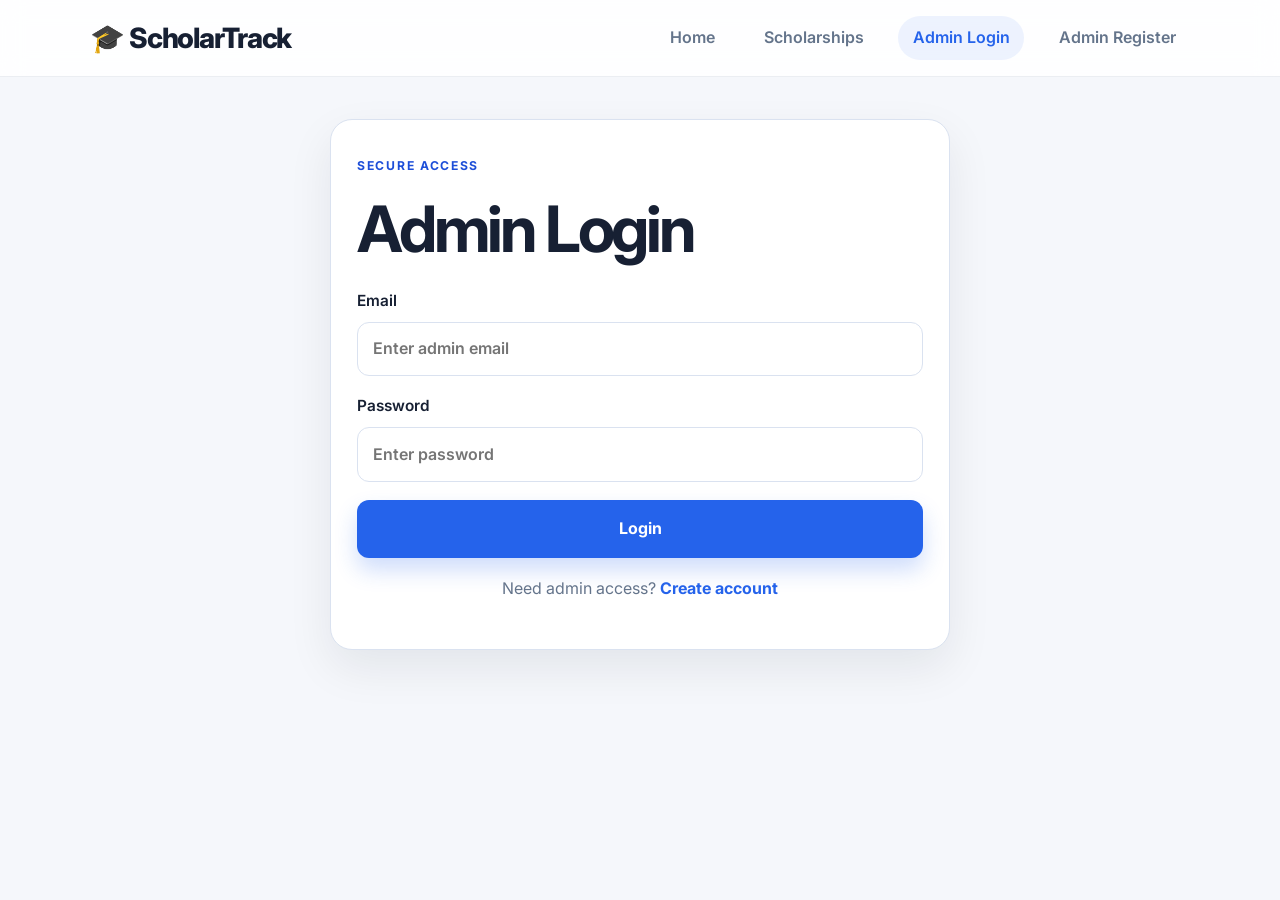
<file: src/main/resources/static/verification-admin.html>
<!DOCTYPE html>
<html lang="en">
  <head>
    <meta charset="UTF-8" />
    <meta name="viewport" content="width=device-width, initial-scale=1.0" />
    <title>Verification - ScholarTrack</title>
    <link rel="preconnect" href="https://fonts.googleapis.com" />
    <link rel="preconnect" href="https://fonts.gstatic.com" crossorigin />
    <link href="https://fonts.googleapis.com/css2?family=Inter:wght@400;500;600;700;800&display=swap" rel="stylesheet" />
    <link rel="stylesheet" href="style.css" />
  </head>
  <body>
    <header class="topbar">
      <div class="container nav-wrap">
        <a href="index.html" class="brand">🎓 ScholarTrack</a>
        <nav class="nav-links" aria-label="Main navigation">
          <a href="index.html">Home</a>
          <a href="schemes.html">Scholarships</a>
          <a href="verification-admin.html" class="active">Verification</a>
          <a href="add-scholarship.html">Add Scholarship</a>
          <button class="nav-logout" id="logoutButton" type="button">Logout</button>
        </nav>
      </div>
    </header>

    <main class="verification-page">
      <div class="verification-header">
        <div class="verification-icon">🔍</div>
        <div>
          <p class="tag">ADMIN / VERIFIER</p>
          <h1>Document Verification</h1>
          <p>Review eligible scholarship applications and approve or reject their verification.</p>
        </div>
      </div>

      <section class="verification-card">
        <h2>Applications to Verify</h2>
        <p class="section-description">Review each submitted scholarship request and open the verification for the selected application.</p>
        <div id="applicationList" class="application-list"></div>
      </section>

      <section class="verification-card">
        <h2>Create Verification</h2>
        <p class="section-description">Enter the application details to start the verification process.</p>

        <form id="verificationForm">
          <div class="form-row">
            <div class="form-group">
              <label for="applicationId">Application ID</label>
              <select id="applicationId" required>
                <option value="">Select an application</option>
              </select>
            </div>

            <div class="form-group">
              <label for="verifierName">Verifier Name</label>
              <input type="text" id="verifierName" placeholder="Enter verifier name" required />
            </div>
          </div>

          <div class="form-group">
            <label for="remarks">Remarks</label>
            <textarea id="remarks" rows="4" placeholder="Enter verification remarks"></textarea>
          </div>

          <button type="submit" class="primary-action-btn">🔍 Start Verification</button>
        </form>

        <div id="createMessage" class="verification-message"></div>
      </section>

      <section id="verificationResult" class="verification-card result-card" style="display:none;">
        <div class="result-header">
          <div>
            <p class="small-label">VERIFICATION ID</p>
            <h2 id="verificationId">-</h2>
          </div>
          <span id="verificationStatus" class="status-badge pending">PENDING</span>
        </div>

        <div class="verification-details">
          <div class="detail-box">
            <span>Application ID</span>
            <strong id="resultApplicationId">-</strong>
          </div>

          <div class="detail-box">
            <span>Verifier</span>
            <strong id="resultVerifier">-</strong>
          </div>

          <div class="detail-box">
            <span>Remarks</span>
            <strong id="resultRemarks">-</strong>
          </div>
        </div>

        <div class="verification-details" style="margin-top: 1rem;">
          <div class="detail-box">
            <span>Approval Status</span>
            <strong id="approvalStatusValue">PENDING</strong>
          </div>

          <div class="detail-box">
            <span>Disbursement Status</span>
            <strong id="disbursementStatusValue">NOT_STARTED</strong>
          </div>
        </div>

        <div class="decision-section">
          <h3>Verification Decision & Disbursement</h3>
          <p>After checking the submitted documents, choose the appropriate verification action or disburse funds.</p>

          <div class="decision-buttons">
            <button type="button" id="approveBtn" class="approve-btn">✓ Approve Verification</button>
            <button type="button" id="rejectBtn" class="reject-btn">✕ Reject Verification</button>
            <button type="button" id="disburseBtn" class="disburse-btn">💳 Complete Disbursement</button>
          </div>
        </div>

        <div id="decisionMessage" class="verification-message"></div>
      </section>

      <section class="verification-card process-card">
        <h2>Verification Process</h2>
        <div class="verification-steps">
          <div class="verification-step">
            <span>1</span>
            <div>
              <strong>Application Submitted</strong>
              <p>Student submits scholarship application.</p>
            </div>
          </div>

          <div class="verification-step">
            <span>2</span>
            <div>
              <strong>Document Verification</strong>
              <p>Verifier checks the submitted documents.</p>
            </div>
          </div>

          <div class="verification-step">
            <span>3</span>
            <div>
              <strong>Approval / Rejection</strong>
              <p>Application is approved or rejected.</p>
            </div>
          </div>

          <div class="verification-step">
            <span>4</span>
            <div>
              <strong>Disbursement</strong>
              <p>Approved scholarship can proceed to disbursement.</p>
            </div>
          </div>
        </div>
      </section>
    </main>

    <script src="script.js"></script>
    <script>
      document.addEventListener('DOMContentLoaded', async () => {
        requireAdminAuth();
        attachLogout();

        const applicationList = document.getElementById('applicationList');
        const schemeList = document.getElementById('schemeList');
        const applicationSelect = document.getElementById('applicationId');
        const verificationForm = document.getElementById('verificationForm');
        const scholarshipForm = document.getElementById('scholarshipForm');
        const createMessage = document.getElementById('createMessage');
        const schemeMessage = document.getElementById('schemeMessage');
        const verificationResult = document.getElementById('verificationResult');
        const decisionMessage = document.getElementById('decisionMessage');
        let currentVerificationId = null;
        let currentApplicationId = null;

        function setStatusText(elementId, value) {
          const element = document.getElementById(elementId);
          if (!element) return;

          const normalized = String(value || '').toUpperCase();
          const hasTick = normalized === 'APPROVED' || normalized === 'COMPLETED';
          const hasCross = normalized === 'REJECTED';

          element.textContent = `${hasTick ? '✓' : hasCross ? '✕' : '•'} ${normalized || 'PENDING'}`;
          element.className = 'status-inline ' + (hasTick ? 'approved' : hasCross ? 'rejected' : 'pending');
        }

        function showMessage(element, message, type) {
          if (!element) return;
          element.textContent = message;
          element.className = 'verification-message ' + type;
        }

        async function refreshApplicationStatus() {
          const applicationId = Number(currentApplicationId || applicationSelect.value || 0);
          if (!applicationId) return null;

          try {
            const app = await apiRequest(`/applications/${applicationId}`);
            if (app && app.applicationStatus) {
              setStatusText('approvalStatusValue', app.applicationStatus);
            }
            if (app && app.disbursementStatus) {
              setStatusText('disbursementStatusValue', app.disbursementStatus);
            }
            return app;
          } catch (error) {
            return null;
          }
        }

        function ensureCurrentApplicationId() {
          const selectedValue = applicationSelect.value;
          const resultValue = document.getElementById('resultApplicationId')?.textContent?.trim();
          const candidate = selectedValue || resultValue;

          if (candidate) {
            currentApplicationId = Number(candidate);
          }

          return currentApplicationId;
        }

        function formatMoney(value) {
          const numeric = Number(value);
          if (Number.isNaN(numeric)) return '—';
          return new Intl.NumberFormat('en-IN', {
            style: 'currency',
            currency: 'INR',
            maximumFractionDigits: 2
          }).format(numeric);
        }

        function getStatusBadge(status) {
          const normalized = String(status || '').toUpperCase();
          if (normalized === 'APPROVED') return 'tag-badge success';
          if (normalized === 'REJECTED') return 'tag-badge danger';
          if (normalized === 'PENDING') return 'tag-badge warning';
          return 'tag-badge';
        }

        function normalizeApplication(app) {
          if (!app || typeof app !== 'object') return null;

          const student = (app.student && typeof app.student === 'object') ? app.student : {};
          const scheme = (app.scheme && typeof app.scheme === 'object') ? app.scheme : {};

          return {
            ...app,
            id: app.id ?? null,
            student: {
              ...student,
              name: student.name ?? app.studentName ?? 'Student',
              id: student.id ?? app.studentId ?? 'N/A',
              marks: student.marks ?? app.marks ?? app.studentMarks ?? 0,
              annualIncome: student.annualIncome ?? app.annualIncome ?? app.studentAnnualIncome ?? 0
            },
            scheme: {
              ...scheme,
              schemeName: scheme.schemeName ?? app.schemeName ?? 'Scholarship'
            },
            eligibilityStatus: app.eligibilityStatus ?? app.eligibility ?? 'UNKNOWN',
            applicationStatus: app.applicationStatus ?? app.status ?? 'PENDING',
            applicationDate: app.applicationDate ?? app.createdAt ?? 'N/A'
          };
        }

        applicationSelect.addEventListener('change', () => {
          ensureCurrentApplicationId();
        });

        async function loadApplications() {
          try {
            const apps = await apiRequest('/applications');
            const list = Array.isArray(apps) ? apps.map(normalizeApplication).filter(Boolean) : [];

            if (!list.length) {
              applicationList.innerHTML = '<div class="empty-state">No scholarship applications have been submitted yet.</div>';
              applicationSelect.innerHTML = '<option value="">Select an application</option>';
              return;
            }

            applicationSelect.innerHTML = '<option value="">Select an application</option>' + list.map((app) => {
              const isEligible = String(app.eligibilityStatus || '').toUpperCase() === 'ELIGIBLE';
              const label = `${app.id} - ${escapeHtml(app.student?.name || 'Student')} (${escapeHtml(app.eligibilityStatus || 'UNKNOWN')})`;
              return `
                <option value="${app.id}" ${isEligible ? '' : 'disabled'}>${label}</option>
              `;
            }).join('');

            applicationList.innerHTML = list.map((app) => {
              const student = app.student || {};
              const scheme = app.scheme || {};
              const statusLabel = app.applicationStatus || app.eligibilityStatus || 'PENDING';
              const isEligible = String(app.eligibilityStatus || '').toUpperCase() === 'ELIGIBLE';

              return `
                <article class="app-item">
                  <span class="${getStatusBadge(statusLabel)}">${escapeHtml(statusLabel)}</span>
                  <h3>Application #${app.id}</h3>
                  <ul class="meta-list">
                    <li><strong>Student:</strong> ${escapeHtml(student.name || 'N/A')}</li>
                    <li><strong>Student ID:</strong> ${escapeHtml(student.id || 'N/A')}</li>
                    <li><strong>Scheme:</strong> ${escapeHtml(scheme.schemeName || 'N/A')}</li>
                    <li><strong>Marks:</strong> ${Number(app.marks ?? student.marks ?? 0)}%</li>
                    <li><strong>Income:</strong> ${formatMoney(app.annualIncome ?? student.annualIncome ?? 0)}</li>
                    <li><strong>Eligibility:</strong> ${escapeHtml(app.eligibilityStatus || 'N/A')}</li>
                    <li><strong>Date:</strong> ${escapeHtml(app.applicationDate || 'N/A')}</li>
                  </ul>
                  <div class="inline-actions">
                    <button type="button" class="primary" data-application-id="${app.id}" ${isEligible ? '' : 'disabled'}>${isEligible ? 'Select' : 'Not Eligible'}</button>
                  </div>
                </article>
              `;
            }).join('');

            applicationList.querySelectorAll('[data-application-id]').forEach((button) => {
              button.addEventListener('click', () => {
                const value = button.getAttribute('data-application-id');
                if (value && !button.disabled) {
                  applicationSelect.value = String(value);
                  applicationSelect.scrollIntoView({ behavior: 'smooth', block: 'center' });
                }
              });
            });
          } catch (error) {
            applicationList.innerHTML = '<div class="empty-state">Unable to load applications. Please refresh the page.</div>';
          }
        }

        async function loadSchemes() {
          if (!schemeList) return;

          try {
            const schemes = await apiRequest('/schemes');
            const list = Array.isArray(schemes) ? schemes : [];

            if (!list.length) {
              schemeList.innerHTML = '<div class="empty-state">No scholarship schemes available.</div>';
              return;
            }

            schemeList.innerHTML = list.map((scheme) => `
              <article class="scheme-item">
                <h3>${escapeHtml(scheme.schemeName || 'Scholarship')}</h3>
                <ul class="meta-list">
                  <li><strong>Income Limit:</strong> ${formatMoney(scheme.incomeLimit)}</li>
                  <li><strong>Minimum Marks:</strong> ${Number(scheme.minimumMarks ?? 0)}%</li>
                  <li><strong>Amount:</strong> ${formatMoney(scheme.scholarshipAmount)}</li>
                  <li><strong>Description:</strong> ${escapeHtml(scheme.description || 'No description provided.')}</li>
                </ul>
              </article>
            `).join('');
          } catch (error) {
            if (schemeList) {
              schemeList.innerHTML = '<div class="empty-state">Unable to load scholarship schemes right now.</div>';
            }
          }
        }

        verificationForm.addEventListener('submit', async function (event) {
          event.preventDefault();

          const applicationId = applicationSelect.value;
          const verifierName = document.getElementById('verifierName').value.trim();
          const remarks = document.getElementById('remarks').value.trim();

          if (!applicationId || !verifierName) {
            showMessage(createMessage, 'Please select an application and enter the verifier name.', 'error');
            return;
          }

          const selectedApplication = (await apiRequest('/applications')).find((item) => String(item.id) === String(applicationId));
          if (!selectedApplication) {
            showMessage(createMessage, 'Selected application was not found.', 'error');
            return;
          }

          if (String(selectedApplication.eligibilityStatus || '').toUpperCase() !== 'ELIGIBLE') {
            showMessage(createMessage, 'This application is not eligible for verification yet. Only eligible applications can be verified.', 'error');
            return;
          }

          const allVerifications = await apiRequest('/verifications');
          const existingVerification = Array.isArray(allVerifications)
            ? allVerifications.find((item) => String(item.application?.id ?? item.applicationId) === String(applicationId))
            : null;

          if (existingVerification) {
            currentVerificationId = existingVerification.id;
            currentApplicationId = Number(applicationId);
            document.getElementById('resultApplicationId').textContent = applicationId;
            document.getElementById('verificationId').textContent = existingVerification.id;
            document.getElementById('resultVerifier').textContent = existingVerification.verifierName || 'N/A';
            document.getElementById('resultRemarks').textContent = existingVerification.remarks || 'No remarks';
            document.getElementById('verificationStatus').textContent = existingVerification.status || 'PENDING';
            document.getElementById('verificationStatus').className = 'status-badge ' + (String(existingVerification.status || '').toUpperCase() === 'APPROVED' ? 'approved' : String(existingVerification.status || '').toUpperCase() === 'REJECTED' ? 'rejected' : 'pending');
            setStatusText('approvalStatusValue', selectedApplication.applicationStatus || 'PENDING');
            setStatusText('disbursementStatusValue', selectedApplication.disbursementStatus || 'NOT_STARTED');
            verificationResult.style.display = 'block';
            showMessage(createMessage, 'Verification already exists for this application. Showing the existing record.', 'info');
            verificationResult.scrollIntoView({ behavior: 'smooth', block: 'start' });
            return;
          }

          if (String(selectedApplication.applicationStatus || '').toUpperCase() === 'REJECTED') {
            showMessage(createMessage, 'This application is already rejected and cannot be verified.', 'error');
            return;
          }

          const verificationData = {
            verifierName,
            status: 'PENDING',
            remarks
          };

          try {
            const response = await fetch(`/verifications?applicationId=${applicationId}`, {
              method: 'POST',
              headers: { 'Content-Type': 'application/json' },
              body: JSON.stringify(verificationData)
            });

            let data = {};
            try {
              data = await response.json();
            } catch (error) {
              data = {};
            }

            if (!response.ok) {
              const errorMessage = data.message || data.error || 'Verification could not be created.';
              throw new Error(errorMessage);
            }

            currentVerificationId = data.id;
            currentApplicationId = Number(applicationId);
            document.getElementById('resultApplicationId').textContent = applicationId;
            document.getElementById('verificationId').textContent = data.id;
            document.getElementById('resultVerifier').textContent = data.verifierName || verifierName;
            document.getElementById('resultRemarks').textContent = data.remarks || 'No remarks';
            document.getElementById('verificationStatus').textContent = data.status || 'PENDING';
            document.getElementById('verificationStatus').className = 'status-badge pending';
            setStatusText('approvalStatusValue', 'PENDING');
            setStatusText('disbursementStatusValue', 'NOT_STARTED');

            verificationResult.style.display = 'block';
            showMessage(createMessage, 'Verification created successfully.', 'success');
            verificationResult.scrollIntoView({ behavior: 'smooth', block: 'start' });
          } catch (error) {
            showMessage(createMessage, error.message || 'Verification could not be created.', 'error');
          }
        });

        document.getElementById('approveBtn').addEventListener('click', async function () {
          ensureCurrentApplicationId();

          if (!currentVerificationId) {
            showMessage(decisionMessage, 'Create a verification first.', 'error');
            return;
          }

          try {
            const response = await fetch(`/verifications/${currentVerificationId}/approve`, {
              method: 'PUT'
            });

            let data = {};
            try {
              data = await response.json();
            } catch (error) {
              data = {};
            }

            if (!response.ok) {
              throw new Error(data.message || 'Approval failed.');
            }

            const statusElement = document.getElementById('verificationStatus');
            statusElement.textContent = 'APPROVED';
            statusElement.className = 'status-badge approved';
            currentApplicationId = Number(applicationSelect.value || currentApplicationId || document.getElementById('resultApplicationId').textContent || 0);

            document.getElementById('approvalStatusValue').textContent = '✓ APPROVED';
            document.getElementById('approvalStatusValue').className = 'status-inline approved';
            document.getElementById('disbursementStatusValue').textContent = '• NOT_STARTED';
            document.getElementById('disbursementStatusValue').className = 'status-inline pending';

            const refreshedApp = await refreshApplicationStatus();
            if (refreshedApp) {
              setStatusText('approvalStatusValue', refreshedApp.applicationStatus || 'APPROVED');
              setStatusText('disbursementStatusValue', refreshedApp.disbursementStatus || 'NOT_STARTED');
            }

            showMessage(decisionMessage, '✓ Verification approved successfully.', 'success');
          } catch (error) {
            showMessage(decisionMessage, error.message || 'Approval failed.', 'error');
          }
        });

        document.getElementById('rejectBtn').addEventListener('click', async function () {
          if (!currentVerificationId) {
            showMessage(decisionMessage, 'Create a verification first.', 'error');
            return;
          }

          try {
            const response = await fetch(`/verifications/${currentVerificationId}/reject`, {
              method: 'PUT'
            });

            let data = {};
            try {
              data = await response.json();
            } catch (error) {
              data = {};
            }

            if (!response.ok) {
              throw new Error(data.message || 'Rejection failed.');
            }

            const statusElement = document.getElementById('verificationStatus');
            statusElement.textContent = 'REJECTED';
            statusElement.className = 'status-badge rejected';
            setStatusText('approvalStatusValue', 'REJECTED');
            setStatusText('disbursementStatusValue', 'NOT_STARTED');
            showMessage(decisionMessage, '✕ Verification rejected.', 'success');
          } catch (error) {
            showMessage(decisionMessage, error.message || 'Rejection failed.', 'error');
          }
        });

        const disburseBtn = document.getElementById('disburseBtn');
        if (disburseBtn) {
          disburseBtn.addEventListener('click', async function () {
            ensureCurrentApplicationId();

            if (!currentApplicationId) {
              showMessage(decisionMessage, 'Please select or verify an application first.', 'error');
              return;
            }

            try {
              const response = await fetch(`/applications/${currentApplicationId}/disburse`, {
                method: 'PUT'
              });

              let data = {};
              try {
                data = await response.json();
              } catch (error) {
                data = {};
              }

              if (!response.ok) {
                throw new Error(data.message || data.error || 'Disbursement failed. Make sure application is approved first.');
              }

              setStatusText('disbursementStatusValue', 'COMPLETED');
              showMessage(decisionMessage, '💳 Disbursement completed successfully.', 'success');
            } catch (error) {
              showMessage(decisionMessage, error.message || 'Disbursement failed.', 'error');
            }
          });
        }

        if (scholarshipForm) {
          scholarshipForm.addEventListener('submit', async function (event) {
            event.preventDefault();

            const payload = {
              schemeName: document.getElementById('schemeName').value.trim(),
              description: document.getElementById('description').value.trim(),
              incomeLimit: Number(document.getElementById('incomeLimit').value),
              minimumMarks: Number(document.getElementById('minimumMarks').value),
              scholarshipAmount: Number(document.getElementById('scholarshipAmount').value)
            };

            if (!payload.schemeName || !payload.description || Number.isNaN(payload.incomeLimit) || Number.isNaN(payload.minimumMarks) || Number.isNaN(payload.scholarshipAmount)) {
              showMessage(schemeMessage, 'Please fill all scholarship fields correctly.', 'error');
              return;
            }

            try {
              const response = await fetch('/schemes', {
                method: 'POST',
                headers: { 'Content-Type': 'application/json' },
                body: JSON.stringify(payload)
              });

              let result = {};
              try {
                result = await response.json();
              } catch (error) {
                result = {};
              }

              if (!response.ok) {
                throw new Error(result.message || 'Scholarship could not be added.');
              }

              scholarshipForm.reset();
              showMessage(schemeMessage, 'Scholarship added successfully.', 'success');
              await loadSchemes();
              await loadApplications();
            } catch (error) {
              showMessage(schemeMessage, error.message || 'Scholarship could not be added.', 'error');
            }
          });
        }

        await loadApplications();
        await loadSchemes();
      });
    </script>
  </body>
</html>
</file>
<file: src/main/resources/static/style.css>
:root {
  --bg: #f5f7fb;
  --surface: #ffffff;
  --primary: #2563eb;
  --primary-dark: #1d4ed8;
  --text: #172033;
  --muted: #64748b;
  --border: #dae2f0;
  --success: #0f9f6e;
  --success-bg: #eafaf3;
  --error: #dc2626;
  --error-bg: #fee2e2;
  --info: #dbeafe;
  --info-text: #1d4ed8;
  --shadow: 0 18px 45px rgba(15, 23, 42, 0.08);
}

* {
  box-sizing: border-box;
}

html {
  scroll-behavior: smooth;
}

body {
  margin: 0;
  font-family: 'Inter', sans-serif;
  background: var(--bg);
  color: var(--text);
  line-height: 1.6;
}

a {
  text-decoration: none;
  color: inherit;
}

button,
input,
select {
  font: inherit;
}

img {
  max-width: 100%;
  display: block;
}

.container {
  width: min(1100px, calc(100% - 32px));
  margin: 0 auto;
}

.topbar {
  background: rgba(255, 255, 255, 0.88);
  backdrop-filter: blur(12px);
  border-bottom: 1px solid rgba(148, 163, 184, 0.18);
  position: sticky;
  top: 0;
  z-index: 10;
}

.nav-wrap {
  display: flex;
  justify-content: space-between;
  align-items: center;
  min-height: 76px;
}

.brand {
  font-weight: 800;
  font-size: 1.75rem;
  letter-spacing: -0.04em;
  color: var(--text);
}

.nav-links {
  display: flex;
  align-items: center;
  gap: 1.25rem;
  flex-wrap: wrap;
}

.nav-links a,
.nav-logout {
  color: var(--muted);
  font-weight: 600;
  padding: 0.55rem 0.9rem;
  border-radius: 999px;
  transition: 0.2s ease;
  border: none;
  background: transparent;
  cursor: pointer;
}

.nav-links a:hover,
.nav-links a.active,
.nav-logout:hover {
  color: var(--primary);
  background: rgba(37, 99, 235, 0.08);
}

.hero {
  padding: 84px 0 52px;
}

.hero-grid {
  display: grid;
  grid-template-columns: 1.2fr 0.8fr;
  gap: 36px;
  align-items: center;
}

.eyebrow {
  display: inline-block;
  font-size: 0.76rem;
  letter-spacing: 0.14em;
  text-transform: uppercase;
  font-weight: 700;
  color: var(--primary);
  margin-bottom: 18px;
}

.eyebrow.dark {
  color: var(--primary-dark);
}

.hero-copy h1,
.page-header h1,
.auth-header h1,
.dashboard-header h1 {
  margin: 0 0 18px;
  line-height: 1.12;
  letter-spacing: -0.05em;
  font-size: clamp(2.3rem, 5vw, 4rem);
}

.hero-copy p,
.page-header p,
.dashboard-header p {
  color: var(--muted);
  font-size: 1.08rem;
  margin: 0 0 26px;
  max-width: 680px;
}

.hero-actions {
  display: flex;
  flex-wrap: wrap;
  gap: 14px;
}

.btn {
  display: inline-flex;
  align-items: center;
  justify-content: center;
  font-weight: 700;
  border: 1px solid transparent;
  border-radius: 12px;
  padding: 0.95rem 1.3rem;
  transition: 0.2s ease;
  cursor: pointer;
  min-height: 48px;
}

.btn-primary {
  background: var(--primary);
  color: #fff;
  box-shadow: 0 12px 22px rgba(37, 99, 235, 0.22);
}

.btn-primary:hover {
  background: var(--primary-dark);
}

.btn-secondary {
  background: #eef4ff;
  color: var(--primary);
  border-color: rgba(37, 99, 235, 0.1);
}

.btn-secondary:hover {
  background: #e3edff;
}

.btn-block {
  width: 100%;
}

.hero-panel {
  display: grid;
  gap: 18px;
}

.mini-card {
  background: var(--surface);
  border: 1px solid var(--border);
  border-radius: 20px;
  padding: 30px 24px;
  box-shadow: var(--shadow);
}

.mini-card.highlight {
  background: linear-gradient(135deg, #eff6ff 0%, #dbeafe 100%);
}

.mini-label {
  display: block;
  color: var(--muted);
  margin-bottom: 10px;
  font-size: 0.86rem;
}

.mini-card strong {
  font-size: clamp(1.8rem, 3vw, 2.6rem);
  letter-spacing: -0.04em;
}

.section-heading {
  margin-bottom: 22px;
}

.section-heading.center {
  text-align: center;
}

.journey,
.features {
  padding: 20px 0 80px;
}

.journey-flow {
  display: flex;
  flex-wrap: wrap;
  justify-content: center;
  align-items: center;
  gap: 14px;
  margin-top: 20px;
}

.step {
  background: var(--surface);
  border: 1px solid var(--border);
  border-radius: 999px;
  padding: 0.8rem 1.2rem;
  font-weight: 600;
  color: var(--text);
  box-shadow: 0 8px 24px rgba(15, 23, 42, 0.04);
}

.arrow {
  font-size: 1.2rem;
  color: var(--primary);
  font-weight: 700;
}

.feature-grid,
.card-grid,
.dashboard-grid {
  display: grid;
  grid-template-columns: repeat(3, minmax(0, 1fr));
  gap: 24px;
}

.feature-card,
.scheme-card,
.dashboard-card,
.auth-card,
.profile-panel,
.profile-box,
.verification-card,
.summary-card,
.status-box,
.panel {
  background: var(--surface);
  border-radius: 22px;
  border: 1px solid var(--border);
  box-shadow: var(--shadow);
}

.feature-card,
.dashboard-card {
  padding: 26px 22px;
}

.feature-icon,
.card-icon {
  width: 58px;
  height: 58px;
  display: grid;
  place-items: center;
  border-radius: 16px;
  background: #edf4ff;
  font-size: 1.8rem;
  margin-bottom: 18px;
}

.feature-card h3,
.dashboard-card h3,
.scheme-card h3,
.panel h1,
.profile-box h3,
.verification-card h3 {
  margin: 0 0 10px;
  font-size: 1.4rem;
  letter-spacing: -0.03em;
}

.feature-card p,
.dashboard-card p,
.scheme-card p,
.profile-box p {
  color: var(--muted);
  margin: 0 0 18px;
}

.auth-page,
.page-content,
.dashboard-page {
  padding: 42px 0 72px;
}

.auth-shell {
  display: flex;
  justify-content: center;
}

.auth-card {
  width: min(620px, 100%);
  padding: 32px 26px;
}

.auth-header {
  margin-bottom: 24px;
}

.auth-form,
.field-grid {
  display: grid;
  gap: 18px;
}

.field-grid {
  grid-template-columns: repeat(2, minmax(0, 1fr));
}

label {
  display: flex;
  flex-direction: column;
  gap: 8px;
  font-weight: 600;
  color: var(--text);
}

label span {
  font-size: 0.96rem;
}

input,
select {
  width: 100%;
  min-height: 52px;
  border: 1px solid var(--border);
  border-radius: 12px;
  padding: 0.85rem 0.95rem;
  background: #fff;
  color: var(--text);
  outline: none;
}

input:focus,
select:focus {
  border-color: rgba(37, 99, 235, 0.6);
  box-shadow: 0 0 0 3px rgba(37, 99, 235, 0.12);
}

.full-width {
  grid-column: 1 / -1;
}

.auth-prompt {
  margin-top: 18px;
  text-align: center;
  color: var(--muted);
}

.auth-prompt a {
  color: var(--primary);
  font-weight: 700;
}

.status-box {
  margin-top: 16px;
  border-radius: 12px;
  padding: 0.9rem 1rem;
  font-weight: 600;
  border: 1px solid transparent;
}

.status-box.info {
  background: var(--info);
  color: var(--info-text);
}

.status-box.success {
  background: var(--success-bg);
  color: var(--success);
  border-color: rgba(15, 159, 110, 0.2);
}

.status-box.error {
  background: var(--error-bg);
  color: var(--error);
  border-color: rgba(220, 38, 38, 0.15);
}

.hidden {
  display: none !important;
}

.page-header {
  margin-bottom: 24px;
}

.card-grid {
  grid-template-columns: repeat(auto-fit, minmax(260px, 1fr));
}

.scheme-card {
  padding: 22px;
}

.pill {
  display: inline-flex;
  align-items: center;
  padding: 0.35rem 0.7rem;
  background: #edf4ff;
  color: var(--primary);
  border-radius: 999px;
  font-size: 0.8rem;
  font-weight: 700;
  margin-bottom: 16px;
}

.info-list {
  list-style: none;
  padding: 0;
  margin: 0 0 20px;
  display: grid;
  gap: 8px;
  color: var(--text);
}

.form-layout {
  display: flex;
  justify-content: center;
}

.panel {
  width: min(900px, 100%);
  padding: 32px 28px;
}

.compact {
  grid-template-columns: 1fr;
}

.profile-box,
.verification-card {
  margin-top: 20px;
  padding: 20px;
}

.info-grid {
  display: grid;
  grid-template-columns: repeat(2, minmax(0, 1fr));
  gap: 18px;
}

.info-grid.two-col {
  grid-template-columns: repeat(2, minmax(0, 1fr));
}

.info-grid label,
.profile-box label,
.verification-card label {
  color: var(--muted);
  font-size: 0.8rem;
  text-transform: uppercase;
  letter-spacing: 0.08em;
}

.info-grid p,
.profile-box p,
.verification-card p {
  margin: 8px 0 0;
  color: var(--text);
  font-weight: 600;
}

.upload-section {
  margin-top: 24px;
}

.upload-grid {
  display: grid;
  grid-template-columns: repeat(2, minmax(0, 1fr));
  gap: 18px;
  margin-top: 16px;
}

.upload-card {
  border: 1px solid var(--border);
  border-radius: 16px;
  padding: 18px;
  background: #fbfcff;
}

.upload-label {
  display: block;
  font-weight: 700;
  margin-bottom: 10px;
}

.file-input {
  padding: 10px;
  background: #fff;
}

.file-name {
  display: block;
  margin-top: 10px;
  color: var(--muted);
  font-size: 0.92rem;
}

.dashboard-header {
  margin-bottom: 28px;
}

.student-profile-card {
  background: var(--surface);
  border: 1px solid var(--border);
  border-radius: 22px;
  padding: 26px;
  box-shadow: var(--shadow);
  margin-bottom: 28px;
}

.profile-header-row {
  margin-bottom: 18px;
}

.dashboard-grid {
  grid-template-columns: repeat(auto-fit, minmax(220px, 1fr));
}

.status-summary {
  margin-bottom: 24px;
}

.summary-card {
  padding: 22px;
}

.timeline {
  display: grid;
  gap: 18px;
  margin: 20px 0 28px;
}

.timeline-item {
  display: flex;
  align-items: flex-start;
  gap: 14px;
  background: var(--surface);
  border: 1px solid var(--border);
  border-radius: 18px;
  padding: 18px 20px;
}

.timeline-item.complete {
  border-color: rgba(15, 159, 110, 0.22);
  background: rgba(15, 159, 110, 0.03);
}

.timeline-item.pending {
  background: #fff;
}

.dot {
  width: 32px;
  height: 32px;
  border-radius: 50%;
  display: grid;
  place-items: center;
  font-size: 0.9rem;
  background: #edf4ff;
  color: var(--primary);
  font-weight: 800;
}

.timeline-item.complete .dot {
  background: var(--success-bg);
  color: var(--success);
}

.timeline-item h4 {
  margin: 0 0 6px;
  font-size: 1.1rem;
}

.timeline-item p {
  margin: 0;
  color: var(--muted);
}

.verification-status.approved {
  color: var(--success);
}

.verification-status.rejected {
  color: var(--error);
}

.profile-panel {
  display: grid;
  grid-template-columns: 160px 1fr;
  gap: 22px;
  align-items: center;
  padding: 26px;
}

.profile-avatar {
  width: 120px;
  height: 120px;
  border-radius: 50%;
  background: linear-gradient(135deg, #dfeeff 0%, #cfe1ff 100%);
  display: grid;
  place-items: center;
  font-size: 3rem;
  color: var(--primary);
  margin: 0 auto;
}

.empty-state {
  background: var(--surface);
  border: 1px solid var(--border);
  padding: 26px;
  border-radius: 18px;
  color: var(--muted);
  text-align: center;
}

.scholarship-header {
  margin-bottom: 28px;
}

.scholarship-panel {
  width: min(900px, 100%);
}

.form-section {
  margin-top: 26px;
  padding-top: 22px;
  border-top: 1px solid var(--border);
}

.form-section:first-of-type {
  margin-top: 0;
  padding-top: 0;
  border-top: none;
}

.form-section h2 {
  margin: 0 0 18px;
  font-size: 1.45rem;
  letter-spacing: -0.03em;
}

.field-group {
  display: flex;
  flex-direction: column;
  gap: 8px;
}

.field-group label {
  font-weight: 700;
  font-size: 0.97rem;
}

.helper-text {
  color: var(--muted);
  font-size: 0.8rem;
  line-height: 1.5;
}

.inline-error {
  margin-top: 8px;
  color: var(--error);
  font-size: 0.88rem;
  font-weight: 600;
}

.upload-grid {
  display: grid;
  grid-template-columns: repeat(2, minmax(0, 1fr));
  gap: 18px;
}

.upload-card {
  background: #f9fbff;
  border: 1px solid var(--border);
  border-radius: 18px;
  padding: 18px;
  box-shadow: 0 10px 25px rgba(15, 23, 42, 0.03);
}

.upload-header {
  display: flex;
  align-items: center;
  gap: 14px;
  margin-bottom: 14px;
}

.upload-icon {
  width: 48px;
  height: 48px;
  display: grid;
  place-items: center;
  border-radius: 14px;
  background: #edf4ff;
  font-size: 1.5rem;
}

.upload-card h3 {
  margin: 0;
  font-size: 1.12rem;
}

.upload-card p {
  margin: 4px 0 0;
  color: var(--muted);
  font-size: 0.88rem;
}

.file-trigger {
  display: inline-flex;
  align-items: center;
  justify-content: center;
  min-height: 42px;
  padding: 0.72rem 1rem;
  border-radius: 10px;
  border: 1px solid rgba(37, 99, 235, 0.18);
  background: #eef4ff;
  color: var(--primary);
  font-weight: 700;
  cursor: pointer;
  margin-top: 10px;
}

.file-input {
  display: none;
}

.file-name {
  display: block;
  margin-top: 10px;
  color: var(--muted);
  font-size: 0.88rem;
  word-break: break-word;
}

.submit-wrap {
  margin-top: 26px;
}

.success-state {
  margin-top: 24px;
  background: var(--success-bg);
  border: 1px solid rgba(15, 159, 110, 0.2);
  border-radius: 16px;
  padding: 20px 18px;
  color: var(--success);
  display: flex;
  align-items: center;
  justify-content: center;
  flex-direction: column;
  text-align: center;
  gap: 12px;
}

.success-badge {
  width: 42px;
  height: 42px;
  border-radius: 50%;
  background: rgba(15, 159, 110, 0.12);
  display: grid;
  place-items: center;
  font-size: 1.4rem;
  font-weight: 800;
}

.success-state p {
  margin: 0;
  font-weight: 700;
}

.back-link {
  color: var(--primary);
  font-weight: 700;
}

.btn-success {
  opacity: 0.9;
}

@media (max-width: 820px) {
  .hero-grid,
  .feature-grid,
  .card-grid,
  .dashboard-grid,
  .field-grid,
  .upload-grid,
  .profile-panel,
  .info-grid.two-col {
    grid-template-columns: 1fr;
  }

  .nav-wrap {
    flex-direction: column;
    justify-content: center;
    padding: 16px 0;
    gap: 12px;
  }

  .brand {
    font-size: 1.35rem;
  }

  .nav-links {
    justify-content: center;
  }

  .hero {
    padding-top: 52px;
  }

  .panel,
  .auth-card,
  .feature-card,
  .dashboard-card,
  .scheme-card {
    padding-left: 18px;
    padding-right: 18px;
  }
}

/* =====================================================
   VERIFICATION PAGE
   ===================================================== */

.verification-page {
    min-height: calc(100vh - 75px);
    padding: 55px 8%;
    background: #f5f7fb;
}

.verification-header {
    max-width: 1100px;
    margin: 0 auto 35px;

    display: flex;
    align-items: center;
    gap: 20px;
}

.verification-icon {
    width: 65px;
    height: 65px;

    display: flex;
    align-items: center;
    justify-content: center;

    background: white;
    border-radius: 16px;

    font-size: 30px;

    box-shadow: 0 8px 25px rgba(0, 0, 0, 0.06);
}

.verification-header h1 {
    font-size: 36px;
    margin: 5px 0 8px;
}

.verification-header p:not(.tag) {
    color: #64748b;
    line-height: 1.6;
}


.verification-card {
    max-width: 1100px;

    margin: 0 auto 25px;

    background: white;

    padding: 32px;

    border-radius: 18px;

    border: 1px solid #e5e7eb;

    box-shadow: 0 10px 30px rgba(0, 0, 0, 0.05);
}

.verification-card h2 {
    margin-bottom: 8px;
    color: #172033;
}

.section-description {
    color: #64748b;
    margin-bottom: 25px;
}


.verification-card textarea {
    width: 100%;

    padding: 13px;

    border: 1px solid #cbd5e1;

    border-radius: 8px;

    font-family: Arial, sans-serif;

    font-size: 15px;

    resize: vertical;

    outline: none;
}

.verification-card textarea:focus {
    border-color: #2563eb;
}

.form-row {
    display: grid;
    grid-template-columns: repeat(2, minmax(0, 1fr));
    gap: 18px;
    margin-bottom: 18px;
}

.form-group {
    display: flex;
    flex-direction: column;
    gap: 8px;
}

.form-group label {
    color: #172033;
    font-size: 0.95rem;
    font-weight: 700;
}

.form-group input,
.form-group select,
.form-group textarea {
    width: 100%;
    min-height: 52px;
    border: 1px solid #cbd5e1;
    border-radius: 12px;
    padding: 0.85rem 0.95rem;
    background: white;
    color: #172033;
    font: inherit;
    outline: none;
}

.form-group textarea {
    min-height: 120px;
    resize: vertical;
}

.form-group input:focus,
.form-group select:focus,
.form-group textarea:focus {
    border-color: rgba(37, 99, 235, 0.7);
    box-shadow: 0 0 0 3px rgba(37, 99, 235, 0.12);
}

.verification-message {
    display: none;
    margin-top: 18px;
    padding: 0.9rem 1rem;
    border-radius: 12px;
    font-weight: 600;
}

.verification-message.success {
    display: block;
    background: #eafaf3;
    color: #0f9f6e;
    border: 1px solid rgba(15, 159, 110, 0.25);
}

.verification-message.error {
    display: block;
    background: #fee2e2;
    color: #dc2626;
    border: 1px solid rgba(220, 38, 38, 0.2);
}

.verification-message.info {
    display: block;
    background: #dbeafe;
    color: #1d4ed8;
    border: 1px solid rgba(37, 99, 235, 0.2);
}

.application-list,
.scholarship-list {
    display: grid;
    grid-template-columns: repeat(auto-fit, minmax(230px, 1fr));
    gap: 18px;
    margin-top: 18px;
}

.app-item,
.scheme-item {
    background: #f8fbff;
    border: 1px solid #e5e7eb;
    border-radius: 16px;
    padding: 18px;
    box-shadow: 0 10px 25px rgba(15, 23, 42, 0.03);
}

.app-item h3,
.scheme-item h3 {
    margin: 0 0 12px;
    font-size: 1.1rem;
    color: #172033;
}

.meta-list {
    list-style: none;
    margin: 0;
    padding: 0;
    display: grid;
    gap: 8px;
    color: #334155;
    font-size: 0.92rem;
}

.meta-list strong {
    color: #172033;
}

.tag-badge {
    display: inline-flex;
    align-items: center;
    padding: 0.35rem 0.7rem;
    border-radius: 999px;
    font-size: 0.75rem;
    font-weight: 700;
    margin-bottom: 12px;
    background: #edf4ff;
    color: #1d4ed8;
}

.tag-badge.success {
    background: #eafaf3;
    color: #0f9f6e;
}

.tag-badge.warning {
    background: #fef3c7;
    color: #92400e;
}

.tag-badge.danger {
    background: #fee2e2;
    color: #dc2626;
}

.inline-actions {
    display: flex;
    gap: 10px;
    flex-wrap: wrap;
    margin-top: 12px;
}

.inline-actions button,
.inline-actions a {
    border: none;
    border-radius: 10px;
    padding: 0.7rem 0.9rem;
    font-weight: 700;
    cursor: pointer;
    text-decoration: none;
}

.inline-actions button.primary,
.inline-actions a.primary {
    background: var(--primary);
    color: white;
}

.empty-state {
    background: #f8fafc;
    border: 1px solid #dfe6f1;
    border-radius: 14px;
    padding: 18px;
    color: #64748b;
    text-align: center;
}

.primary-action-btn {
    width: 100%;

    padding: 14px;

    border: none;

    border-radius: 9px;

    background: #2563eb;

    color: white;

    font-size: 16px;

    font-weight: bold;

    cursor: pointer;
}

.primary-action-btn:hover {
    background: #1d4ed8;
}


/* RESULT */

.result-header {
    display: flex;

    justify-content: space-between;

    align-items: center;

    margin-bottom: 25px;
}

.small-label {
    color: #64748b;

    font-size: 12px;

    letter-spacing: 1px;

    margin-bottom: 5px;
}


.status-badge {
    padding: 8px 15px;

    border-radius: 20px;

    font-size: 13px;

    font-weight: bold;
}

.status-badge.pending {
    background: #fef3c7;
    color: #92400e;
}

.status-badge.approved {
    background: #dcfce7;
    color: #166534;
}

.status-badge.rejected {
    background: #fee2e2;
    color: #991b1b;
}

.status-inline {
    display: inline-flex;
    align-items: center;
    gap: 8px;
    padding: 8px 14px;
    border-radius: 999px;
    font-size: 13px;
    font-weight: 700;
    line-height: 1;
}

.status-inline.pending {
    background: #fef3c7;
    color: #92400e;
}

.status-inline.approved {
    background: #dcfce7;
    color: #166534;
}

.status-inline.rejected {
    background: #fee2e2;
    color: #991b1b;
}


.verification-details {
    display: grid;

    grid-template-columns:
        repeat(3, 1fr);

    gap: 18px;

    margin-bottom: 30px;
}

.detail-box {
    background: #f8fafc;

    padding: 18px;

    border-radius: 10px;
}

.detail-box span {
    display: block;

    color: #64748b;

    font-size: 13px;

    margin-bottom: 8px;
}

.detail-box strong {
    color: #172033;
}


.decision-section {
    border-top: 1px solid #e5e7eb;

    padding-top: 25px;
}

.decision-section h3 {
    margin-bottom: 8px;
}

.decision-section p {
    color: #64748b;

    margin-bottom: 20px;
}


.decision-buttons {
    display: grid;

    grid-template-columns: repeat(auto-fit, minmax(180px, 1fr));

    gap: 15px;
}


.approve-btn,
.reject-btn,
.disburse-btn {
    padding: 14px;

    border: none;

    border-radius: 9px;

    color: white;

    font-size: 15px;

    font-weight: bold;

    cursor: pointer;

    transition: background 0.2s ease;
}

.approve-btn {
    background: #16a34a;
}

.approve-btn:hover {
    background: #15803d;
}

.reject-btn {
    background: #dc2626;
}

.reject-btn:hover {
    background: #b91c1c;
}

.disburse-btn {
    background: #2563eb;
}

.disburse-btn:hover {
    background: #1d4ed8;
}

.disburse-btn:disabled {
    background: #94a3b8;
    cursor: not-allowed;
}



/* MESSAGE */

.verification-message {
    display: none;

    margin-top: 20px;

    padding: 13px;

    border-radius: 8px;

    text-align: center;

    font-weight: bold;
}

.verification-message.success {
    display: block;

    background: #dcfce7;

    color: #166534;
}

.verification-message.error {
    display: block;

    background: #fee2e2;

    color: #991b1b;
}


/* PROCESS */

.process-card {
    margin-top: 25px;
}

.verification-steps {
    display: grid;

    grid-template-columns:
        repeat(4, 1fr);

    gap: 20px;

    margin-top: 25px;
}

.verification-step {
    display: flex;

    gap: 12px;

    align-items: flex-start;
}

.verification-step > span {
    min-width: 30px;

    height: 30px;

    display: flex;

    align-items: center;

    justify-content: center;

    border-radius: 50%;

    background: #2563eb;

    color: white;

    font-weight: bold;
}

.verification-step strong {
    display: block;

    margin-bottom: 5px;
}

.verification-step p {
    color: #64748b;

    font-size: 13px;

    line-height: 1.5;
}


/* MOBILE */

@media (max-width: 800px) {

    .verification-page {
        padding: 35px 5%;
    }

    .verification-header {
        align-items: flex-start;
    }

    .verification-header h1 {
        font-size: 28px;
    }

    .verification-details {
        grid-template-columns: 1fr;
    }

    .decision-buttons {
        grid-template-columns: 1fr;
    }

    .verification-steps {
        grid-template-columns: 1fr;
    }
    /* =====================================================
       SCHOLARSHIP APPLICATION PAGE
       ===================================================== */

  .application-card {
  width: 800px;
  max-width: 100%;
}

  .application-section {
    margin-bottom: 35px;

    padding-bottom: 25px;

    border-bottom: 1px solid #e5e7eb;
  }

  .application-section:last-of-type {
    border-bottom: none;
  }

  .application-section h2 {
    font-size: 20px;

    margin-bottom: 7px;
  }

  .section-text {
    color: #64748b;

    font-size: 14px;

    margin-bottom: 20px;
  }

  .field-help {
    display: block;

    margin-top: 7px;

    color: #64748b;

    font-size: 12px;
  }


  /* SCHOLARSHIP SELECT */

  .application-card select {
    width: 100%;

    padding: 13px;

    border: 1px solid #cbd5e1;

    border-radius: 8px;

    background: white;

    font-size: 15px;

    color: #172033;

    outline: none;
  }

  .application-card select:focus {
    border-color: #2563eb;
  }


  /* READONLY STUDENT DETAILS */

  .application-card input[readonly] {
    background: #f8fafc;

    color: #64748b;

    cursor: not-allowed;
  }


  /* DOCUMENT UPLOAD */

  .document-upload {
    display: flex;

    flex-direction: column;

    gap: 15px;
  }

  .upload-item {
    display: flex;

    align-items: center;

    gap: 15px;

    padding: 18px;

    border: 1px solid #e5e7eb;

    border-radius: 12px;

    background: #f8fafc;
  }

  .upload-icon {
    width: 45px;

    height: 45px;

    display: flex;

    align-items: center;

    justify-content: center;

    background: white;

    border-radius: 10px;

    font-size: 23px;
  }

  .upload-info {
    flex: 1;
  }

  .upload-info strong {
    display: block;

    margin-bottom: 5px;
  }

  .upload-info span {
    display: block;

    color: #64748b;

    font-size: 12px;
  }

  .upload-item input[type="file"] {
    width: 230px;

    font-size: 13px;
  }


  /* SUBMIT BUTTON */

  #applyBtn:disabled {
    background: #94a3b8;

    cursor: not-allowed;
  }


  /* MOBILE */

  @media (max-width: 650px) {

    .application-card {
      padding: 25px;
    }

    .upload-item {
      flex-direction: column;

      align-items: flex-start;
    }

    .upload-item input[type="file"] {
      width: 100%;
    }

  }


}
</file>
